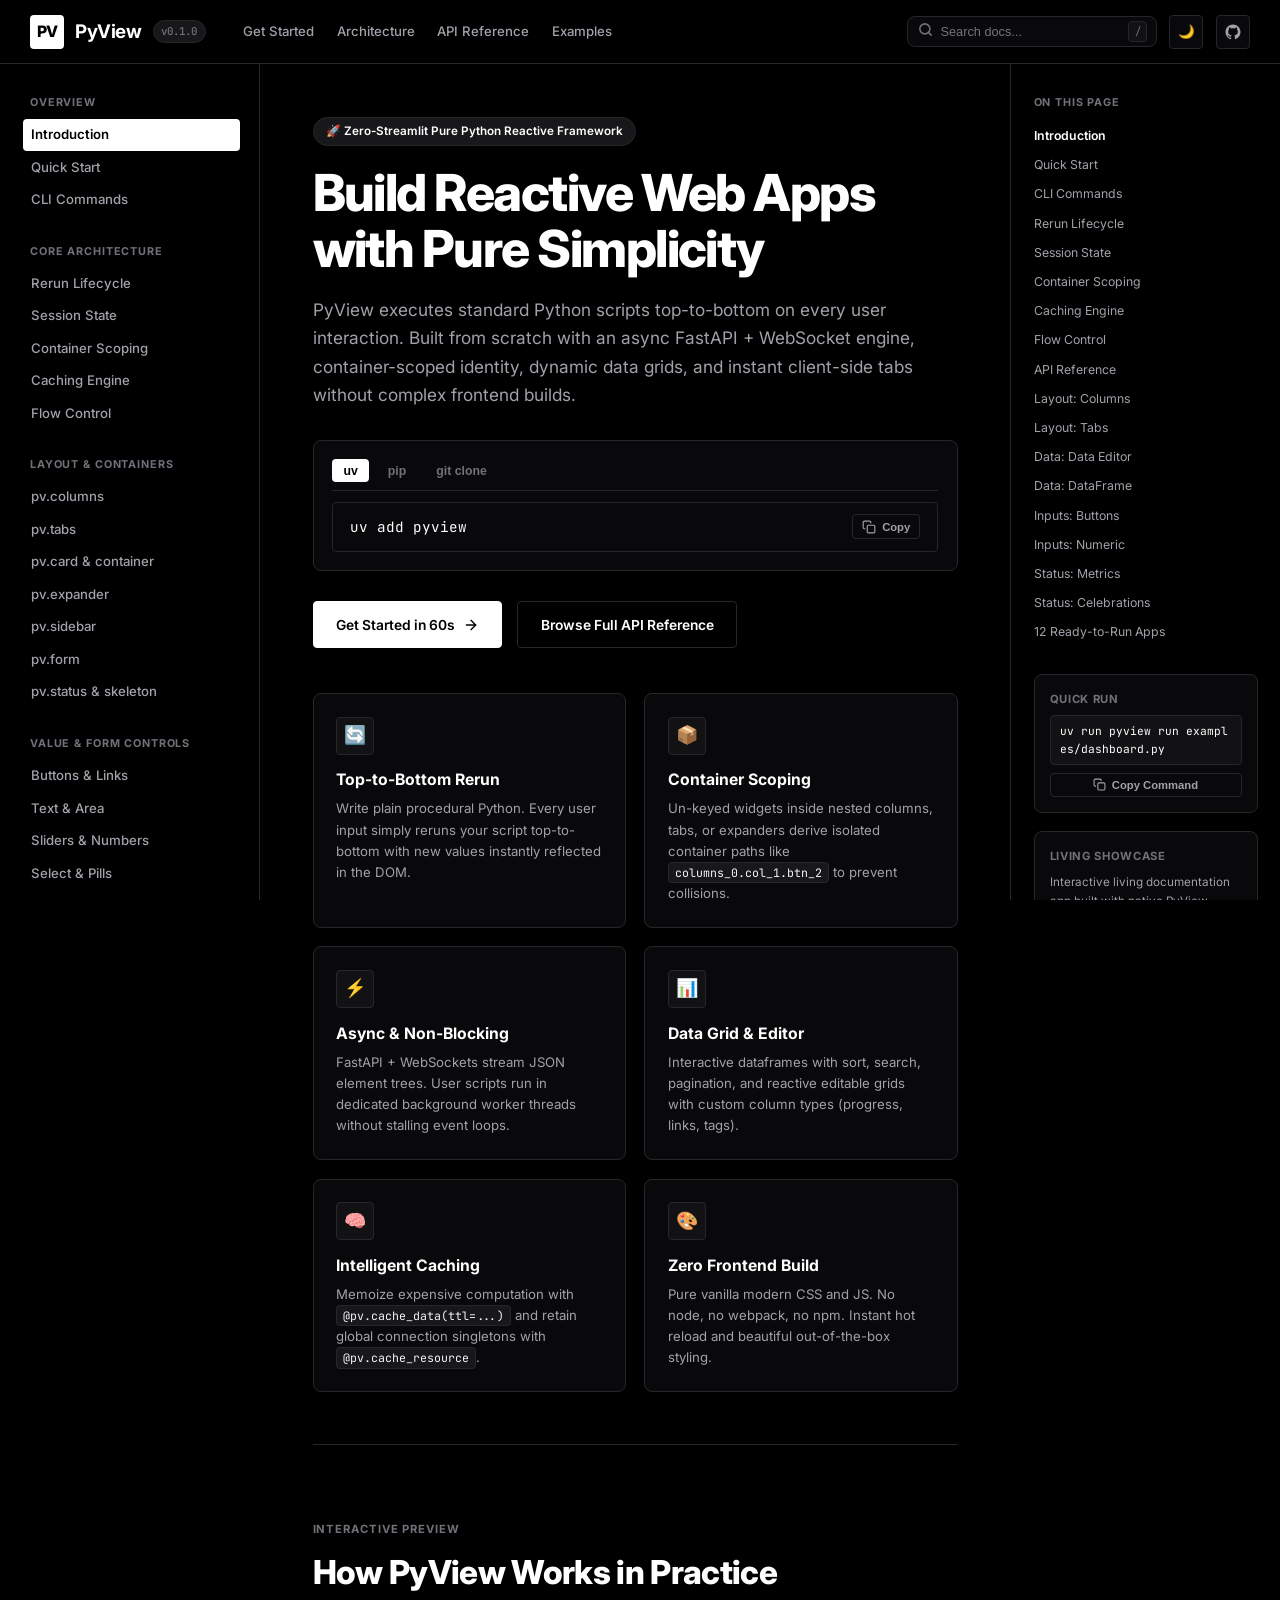
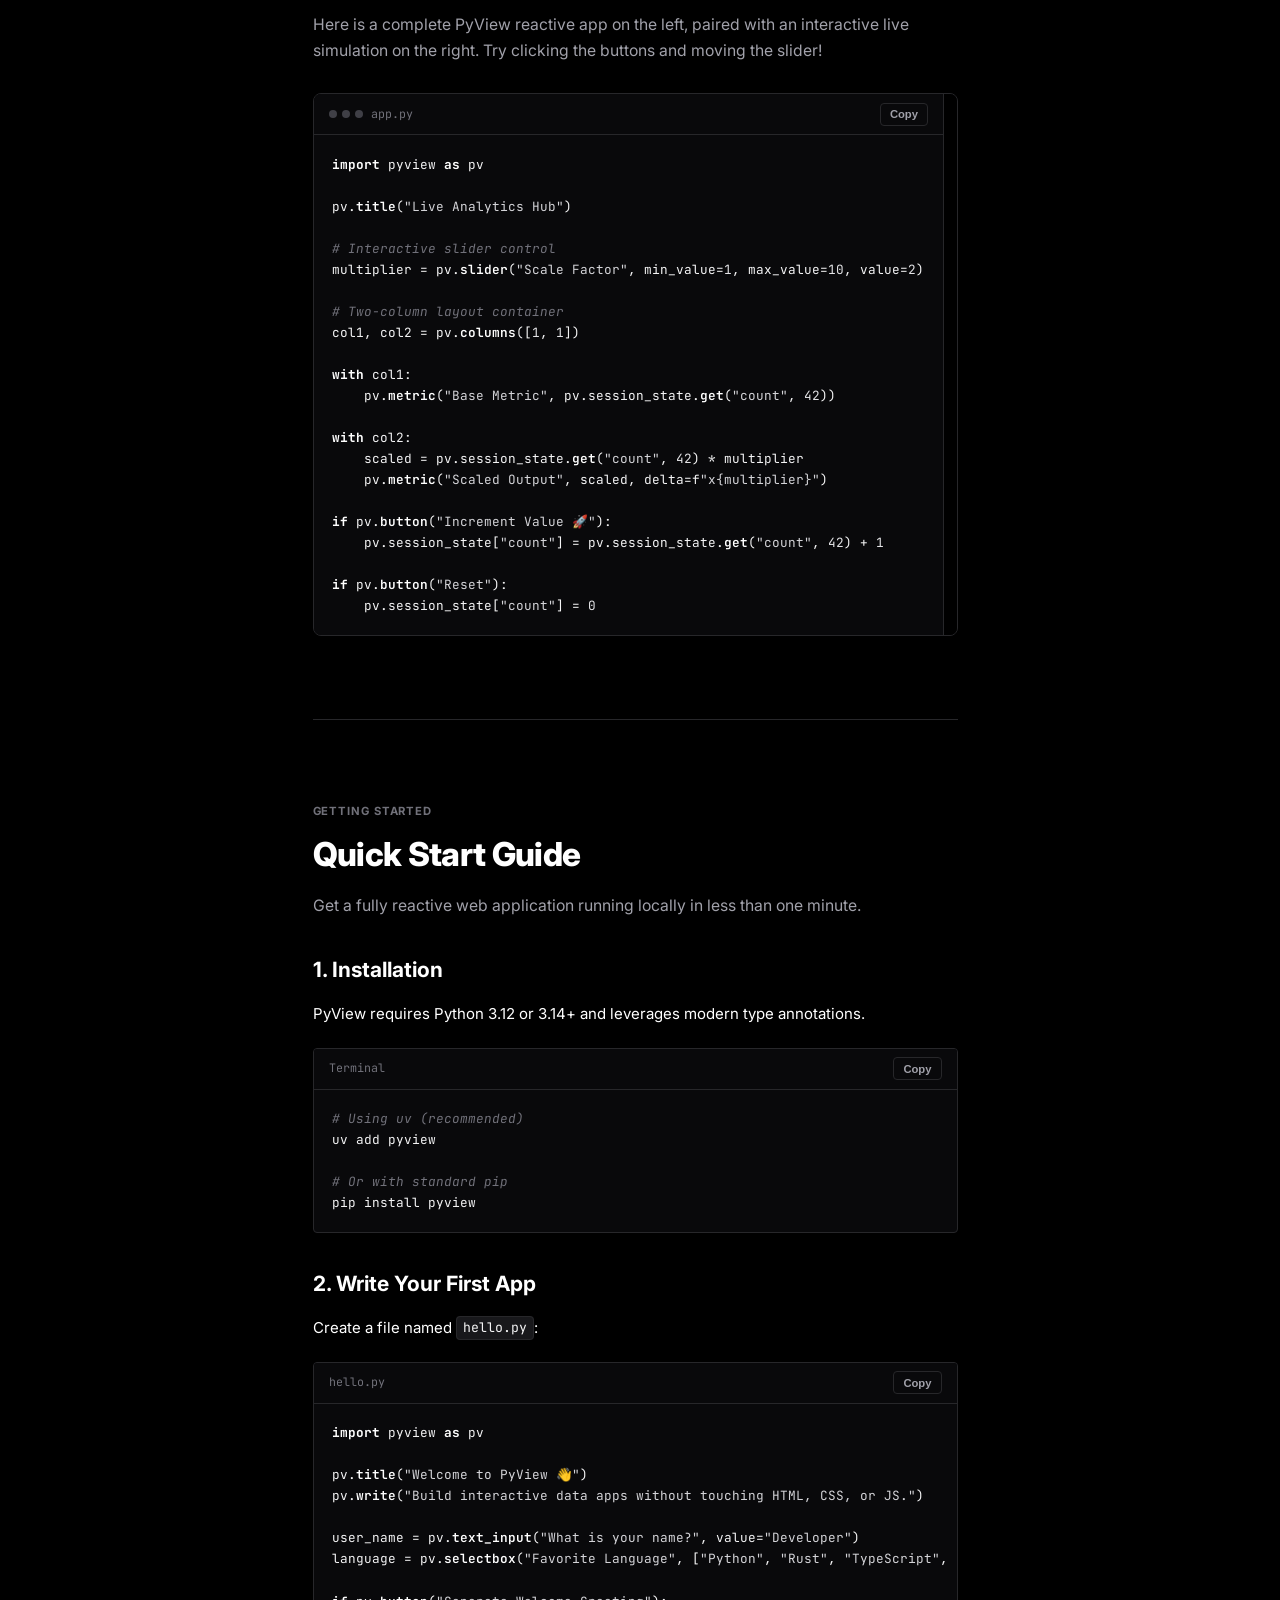
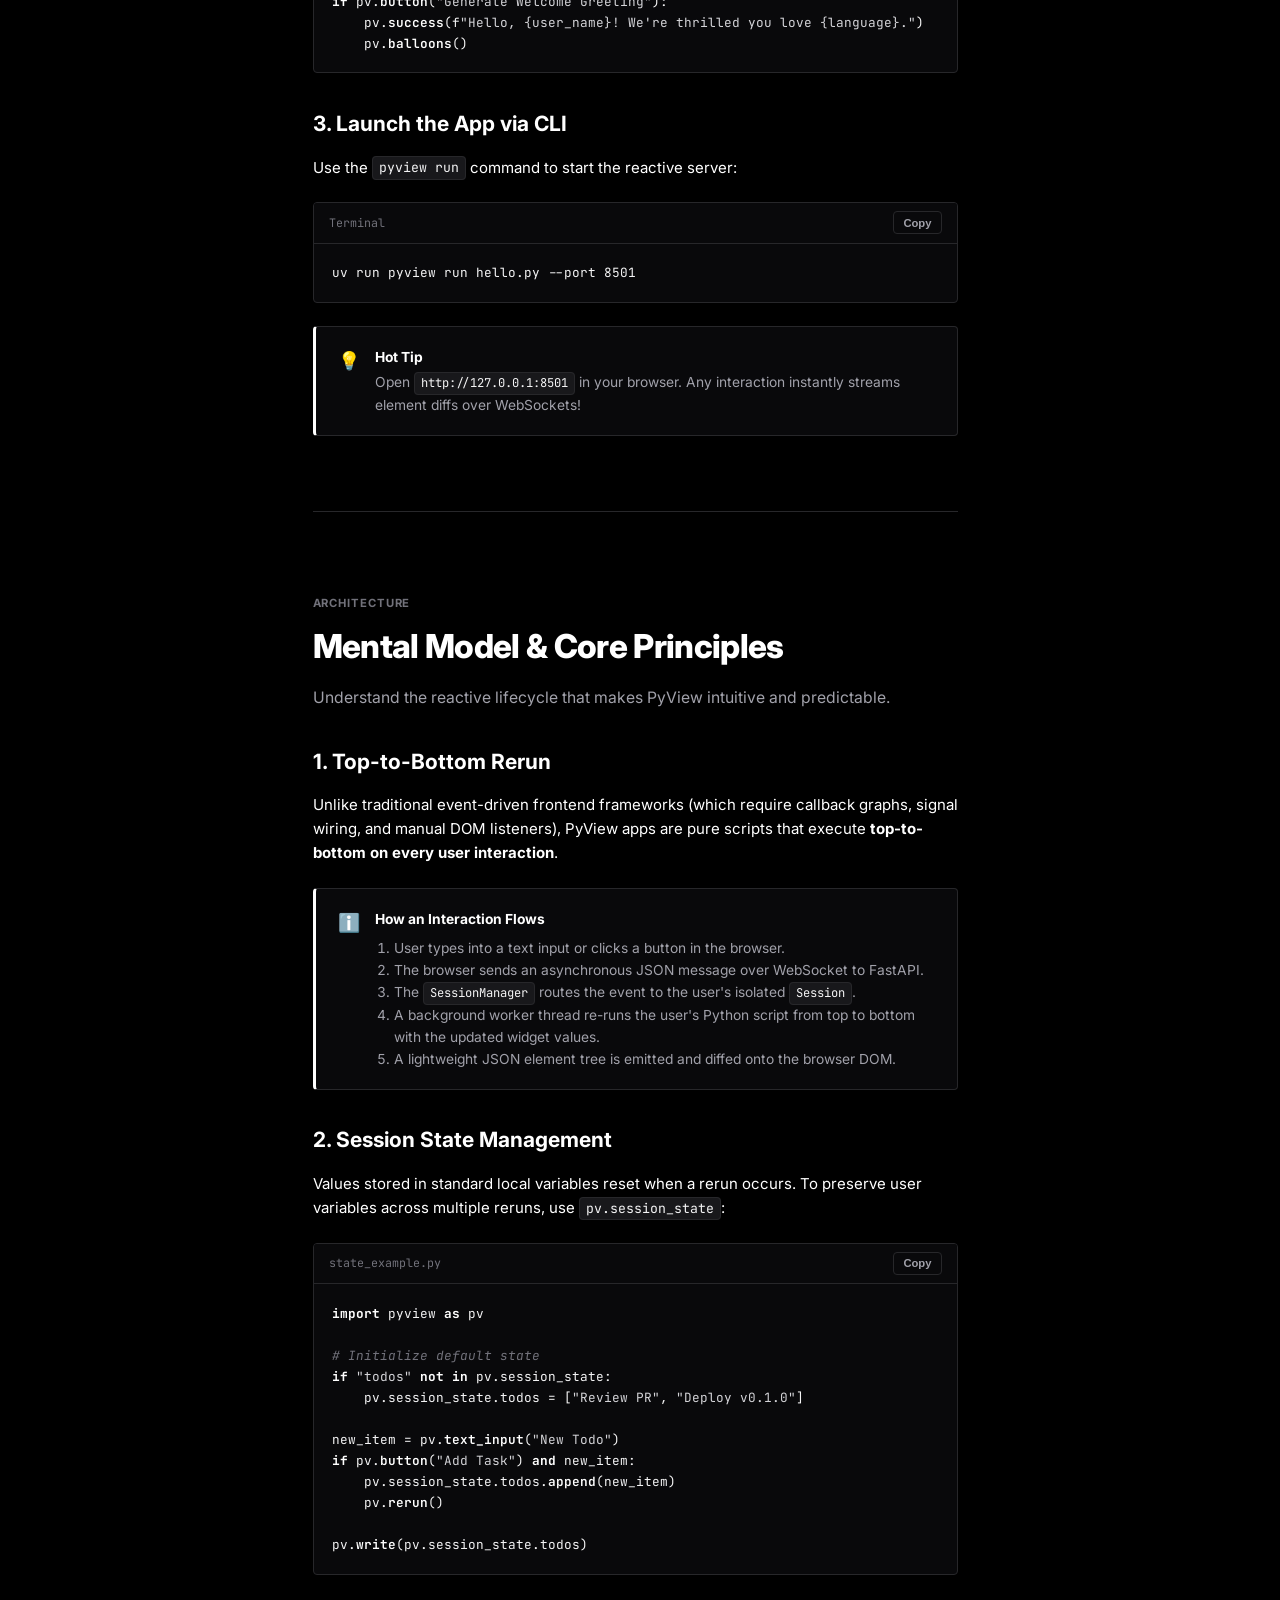
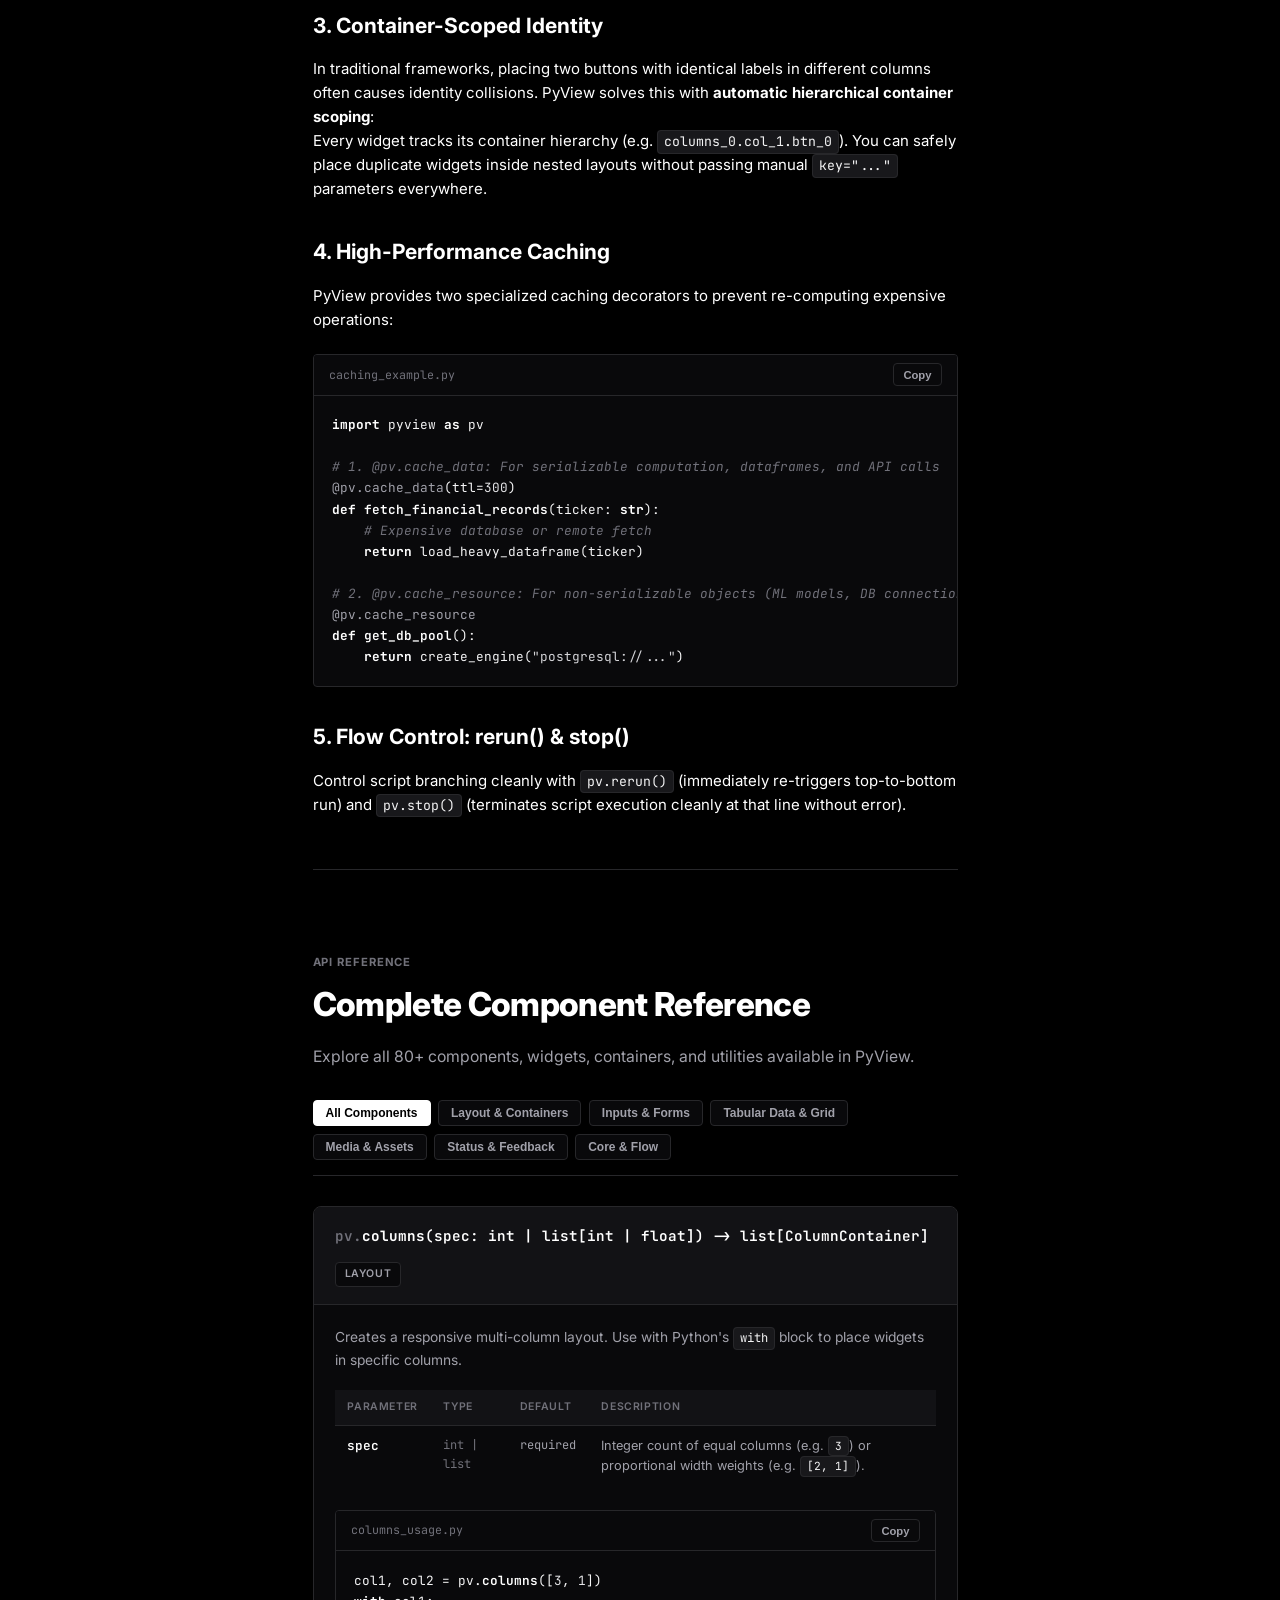
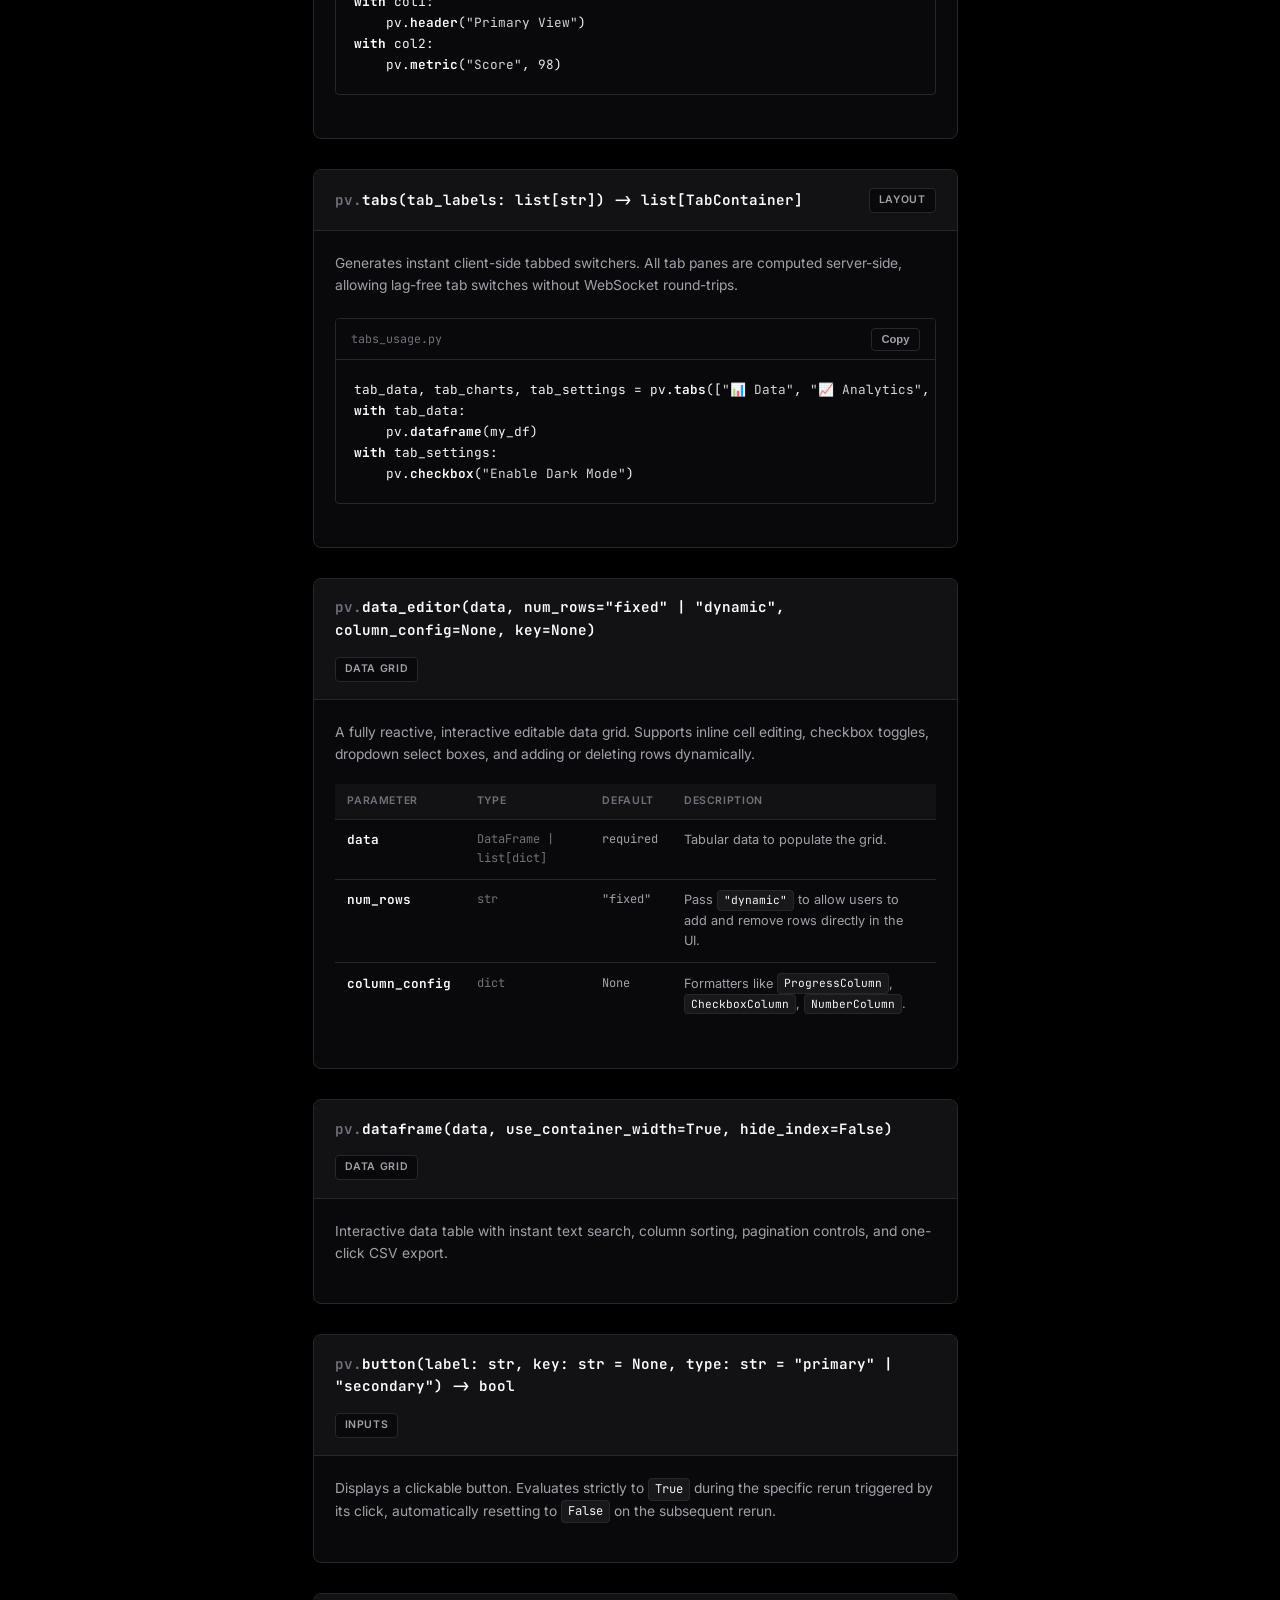
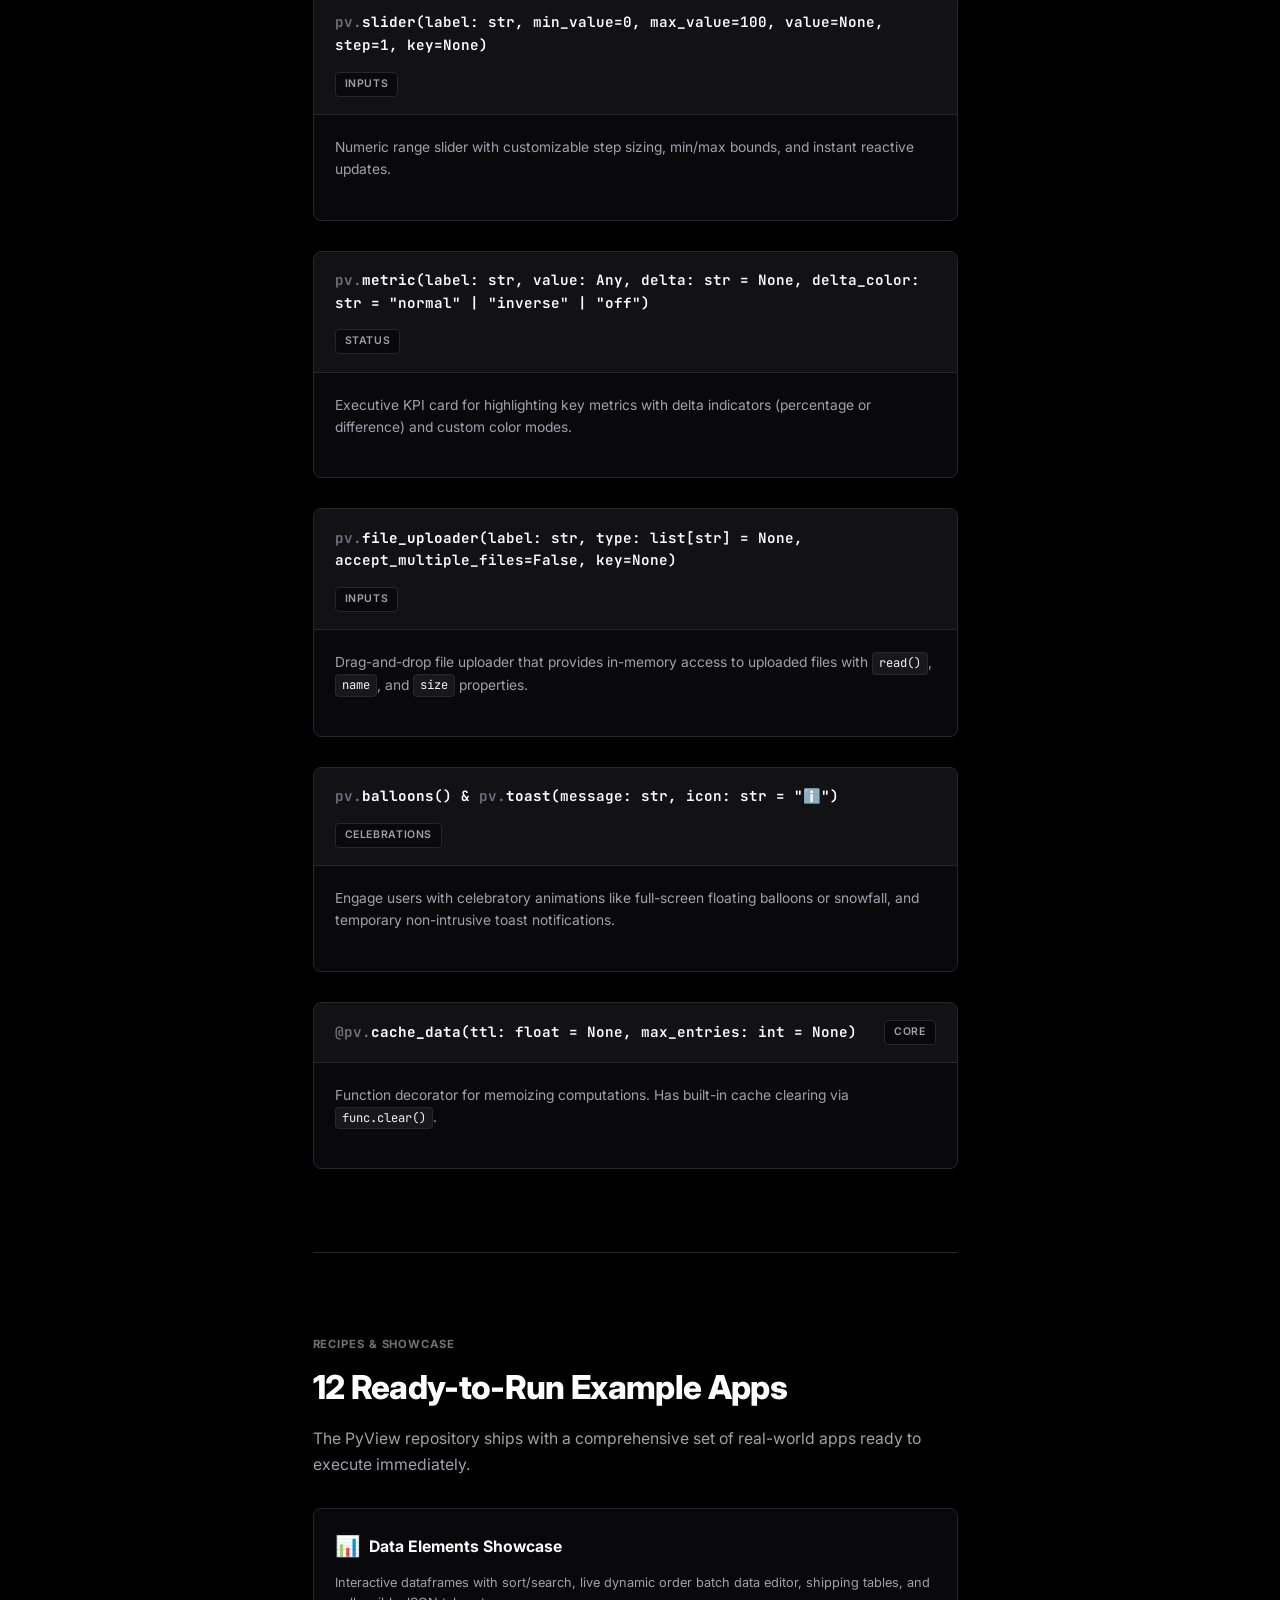
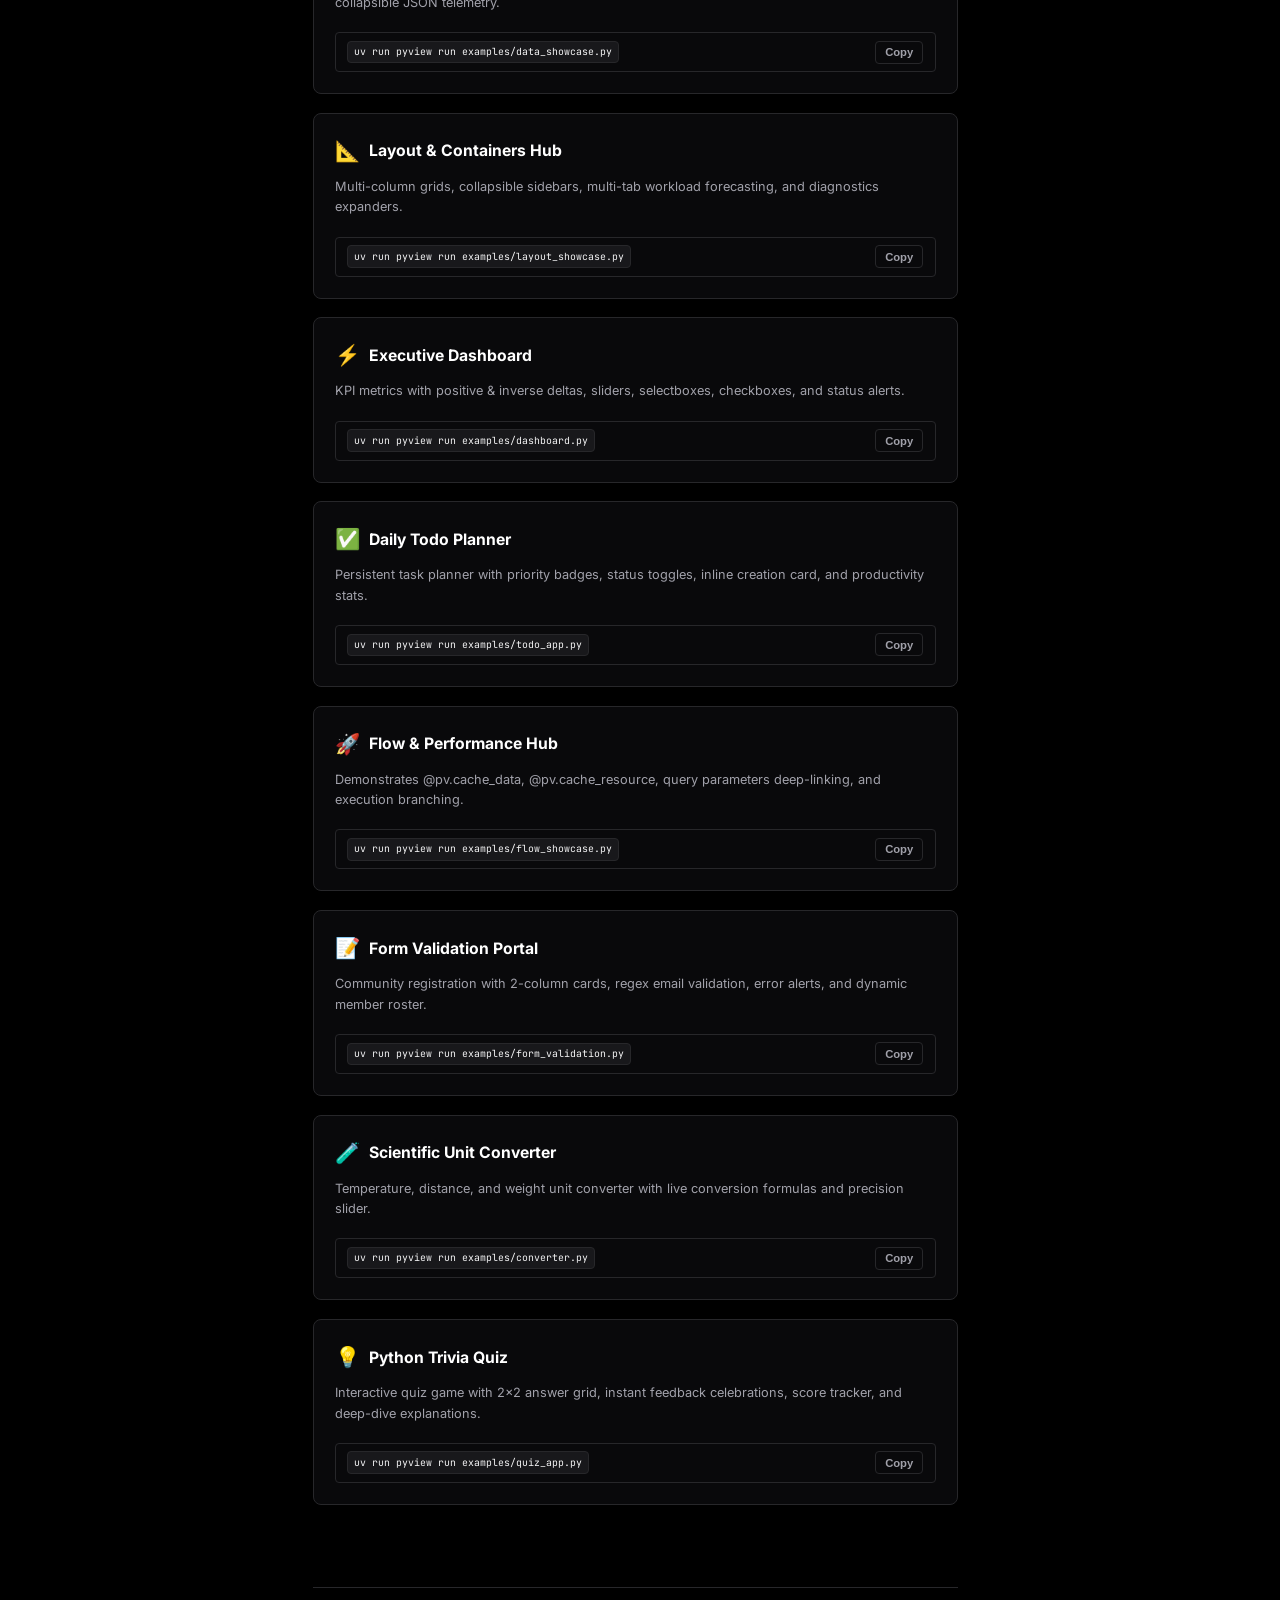
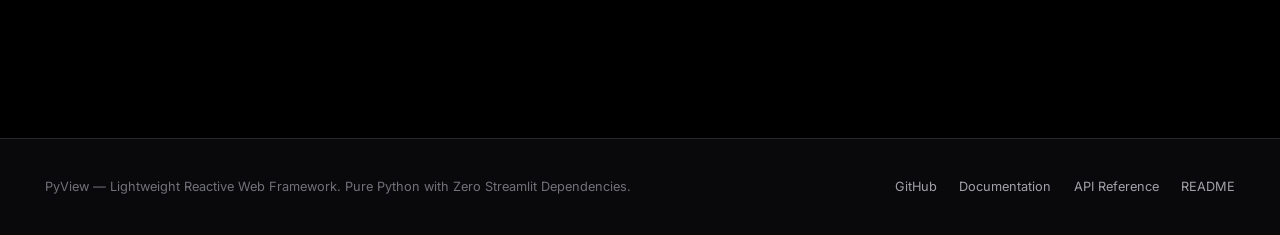
<file: docs/index.html>
<!DOCTYPE html>
<html lang="en" data-theme="dark">
<head>
  <meta charset="UTF-8" />
  <meta name="viewport" content="width=device-width, initial-scale=1.0" />
  <title>PyView Documentation — Pure-Python Reactive Web Framework</title>
  <meta name="description" content="Official documentation for PyView, a lightweight, pure-Python reactive web framework built with zero Streamlit dependencies, async WebSockets, and pure client-side reactivity." />
  <link rel="preconnect" href="https://fonts.googleapis.com" />
  <link rel="preconnect" href="https://fonts.gstatic.com" crossorigin />
  <link href="https://fonts.googleapis.com/css2?family=Inter:wght@400;500;600;700;800&family=JetBrains+Mono:wght@400;500;600&display=swap" rel="stylesheet" />
  <link rel="stylesheet" href="style.css" />
</head>
<body>

  <!-- ========================================================================
       Navigation Header
       ======================================================================== -->
  <header class="docs-header">
    <div class="header-left">
      <button id="mobile-nav-toggle" class="mobile-nav-toggle" aria-label="Toggle Navigation Menu">
        <svg width="22" height="22" viewBox="0 0 24 24" fill="none" stroke="currentColor" stroke-width="2" stroke-linecap="round" stroke-linejoin="round">
          <line x1="3" y1="12" x2="21" y2="12"></line>
          <line x1="3" y1="6" x2="21" y2="6"></line>
          <line x1="3" y1="18" x2="21" y2="18"></line>
        </svg>
      </button>

      <a href="#hero" class="brand-container">
        <div class="brand-logo-badge">PV</div>
        <span class="brand-text">PyView</span>
        <span class="brand-version">v0.1.0</span>
      </a>

      <nav class="header-nav">
        <a href="#quickstart" class="header-nav-link">Get Started</a>
        <a href="#architecture" class="header-nav-link">Architecture</a>
        <a href="#api-reference" class="header-nav-link">API Reference</a>
        <a href="#examples-gallery" class="header-nav-link">Examples</a>
      </nav>
    </div>

    <div class="header-right">
      <div class="search-wrapper">
        <span class="search-icon">
          <svg width="15" height="15" viewBox="0 0 24 24" fill="none" stroke="currentColor" stroke-width="2.5" stroke-linecap="round" stroke-linejoin="round">
            <circle cx="11" cy="11" r="8"></circle>
            <line x1="21" y1="21" x2="16.65" y2="16.65"></line>
          </svg>
        </span>
        <input type="text" id="global-search" class="search-input" placeholder="Search docs..." aria-label="Search documentation" />
        <span class="search-kbd">/</span>
      </div>

      <button id="theme-toggle-btn" class="icon-btn" title="Toggle Dark/Light Mode" aria-label="Toggle Theme">
        <span id="theme-icon">🌙</span>
      </button>

      <a href="https://github.com/Shabari-K-S/pyview" target="_blank" rel="noopener noreferrer" class="icon-btn" title="GitHub Repository">
        <svg width="18" height="18" viewBox="0 0 24 24" fill="currentColor">
          <path fill-rule="evenodd" clip-rule="evenodd" d="M12 2C6.477 2 2 6.484 2 12.017c0 4.425 2.865 8.18 6.839 9.504.5.092.682-.217.682-.483 0-.237-.008-.868-.013-1.703-2.782.605-3.369-1.343-3.369-1.343-.454-1.158-1.11-1.466-1.11-1.466-.908-.62.069-.608.069-.608 1.003.07 1.53 1.032 1.53 1.032.892 1.53 2.341 1.088 2.91.832.092-.647.35-1.088.636-1.338-2.22-.253-4.555-1.113-4.555-4.951 0-1.093.39-1.988 1.029-2.688-.103-.253-.446-1.272.098-2.65 0 0 .84-.27 2.75 1.026A9.564 9.564 0 0112 6.844c.85.004 1.705.115 2.504.337 1.909-1.296 2.747-1.027 2.747-1.027.546 1.379.202 2.398.1 2.651.64.7 1.028 1.595 1.028 2.688 0 3.848-2.339 4.695-4.566 4.943.359.309.678.92.678 1.855 0 1.338-.012 2.419-.012 2.747 0 .268.18.58.688.482A10.019 10.019 0 0022 12.017C22 6.484 17.522 2 12 2z"></path>
        </svg>
      </a>
    </div>
  </header>

  <!-- ========================================================================
       Documentation Shell
       ======================================================================== -->
  <div class="docs-container">

    <!-- Sidebar Navigation -->
    <aside id="docs-sidebar" class="docs-sidebar">
      <div class="sidebar-section">
        <h4 class="sidebar-heading">Overview</h4>
        <ul class="sidebar-menu">
          <li><a href="#hero" class="sidebar-link active">Introduction</a></li>
          <li><a href="#quickstart" class="sidebar-link">Quick Start</a></li>
          <li><a href="#cli" class="sidebar-link">CLI Commands</a></li>
        </ul>
      </div>

      <div class="sidebar-section">
        <h4 class="sidebar-heading">Core Architecture</h4>
        <ul class="sidebar-menu">
          <li><a href="#rerun-model" class="sidebar-link">Rerun Lifecycle</a></li>
          <li><a href="#state-session" class="sidebar-link">Session State</a></li>
          <li><a href="#container-scoping" class="sidebar-link">Container Scoping</a></li>
          <li><a href="#caching" class="sidebar-link">Caching Engine</a></li>
          <li><a href="#flow-control" class="sidebar-link">Flow Control</a></li>
        </ul>
      </div>

      <div class="sidebar-section">
        <h4 class="sidebar-heading">Layout & Containers</h4>
        <ul class="sidebar-menu">
          <li><a href="#api-columns" class="sidebar-link">pv.columns</a></li>
          <li><a href="#api-tabs" class="sidebar-link">pv.tabs</a></li>
          <li><a href="#api-card" class="sidebar-link">pv.card & container</a></li>
          <li><a href="#api-expander" class="sidebar-link">pv.expander</a></li>
          <li><a href="#api-sidebar" class="sidebar-link">pv.sidebar</a></li>
          <li><a href="#api-form" class="sidebar-link">pv.form</a></li>
          <li><a href="#api-status-container" class="sidebar-link">pv.status & skeleton</a></li>
        </ul>
      </div>

      <div class="sidebar-section">
        <h4 class="sidebar-heading">Value & Form Controls</h4>
        <ul class="sidebar-menu">
          <li><a href="#api-buttons" class="sidebar-link">Buttons & Links</a></li>
          <li><a href="#api-text-inputs" class="sidebar-link">Text & Area</a></li>
          <li><a href="#api-numeric" class="sidebar-link">Sliders & Numbers</a></li>
          <li><a href="#api-selectors" class="sidebar-link">Select & Pills</a></li>
          <li><a href="#api-boolean" class="sidebar-link">Checkbox & Toggle</a></li>
          <li><a href="#api-media-inputs" class="sidebar-link">File Upload & Color</a></li>
          <li><a href="#api-temporal" class="sidebar-link">Date & Time</a></li>
        </ul>
      </div>

      <div class="sidebar-section">
        <h4 class="sidebar-heading">Tabular Data & Grid</h4>
        <ul class="sidebar-menu">
          <li><a href="#api-dataframe" class="sidebar-link">pv.dataframe</a></li>
          <li><a href="#api-data-editor" class="sidebar-link">pv.data_editor <span class="sidebar-badge sidebar-badge-new">NEW</span></a></li>
          <li><a href="#api-column-config" class="sidebar-link">Column Config</a></li>
          <li><a href="#api-json" class="sidebar-link">pv.json</a></li>
        </ul>
      </div>

      <div class="sidebar-section">
        <h4 class="sidebar-heading">Media & Status</h4>
        <ul class="sidebar-menu">
          <li><a href="#api-media" class="sidebar-link">Media (Img, Audio, Video)</a></li>
          <li><a href="#api-metrics" class="sidebar-link">KPI Metrics</a></li>
          <li><a href="#api-feedback" class="sidebar-link">Progress & Toasts</a></li>
          <li><a href="#api-celebrations" class="sidebar-link">Balloons & Snow</a></li>
        </ul>
      </div>

      <div class="sidebar-section">
        <h4 class="sidebar-heading">Examples</h4>
        <ul class="sidebar-menu">
          <li><a href="#examples-gallery" class="sidebar-link">12 Ready-to-Run Apps</a></li>
        </ul>
      </div>
    </aside>

    <!-- Main Content Stream -->
    <main class="docs-content">

      <!-- ====================================================================
           Hero Section
           ==================================================================== -->
      <section id="hero" class="hero-section">
        <div class="hero-badge-container">
          <span>🚀 Zero-Streamlit Pure Python Reactive Framework</span>
        </div>
        <h1 class="hero-title">
          Build Reactive Web Apps with Pure Simplicity
        </h1>
        <p class="hero-subtitle">
          PyView executes standard Python scripts top-to-bottom on every user interaction. Built from scratch with an async FastAPI + WebSocket engine, container-scoped identity, dynamic data grids, and instant client-side tabs without complex frontend builds.
        </p>

        <!-- Install Box -->
        <div class="hero-install-card">
          <div class="install-tabs">
            <button class="install-tab-btn active" data-pm="uv">uv</button>
            <button class="install-tab-btn" data-pm="pip">pip</button>
            <button class="install-tab-btn" data-pm="git">git clone</button>
          </div>
          <div class="install-command-box">
            <span id="install-command" class="install-command-text">uv add pyview</span>
            <button class="copy-btn" data-target="#install-command">
              <svg width="14" height="14" viewBox="0 0 24 24" fill="none" stroke="currentColor" stroke-width="2" stroke-linecap="round" stroke-linejoin="round">
                <rect x="9" y="9" width="13" height="13" rx="2" ry="2"></rect>
                <path d="M5 15H4a2 2 0 0 1-2-2V4a2 2 0 0 1 2-2h9a2 2 0 0 1 2 2v1"></path>
              </svg>
              <span>Copy</span>
            </button>
          </div>
        </div>

        <div class="hero-actions">
          <a href="#quickstart" class="btn-primary">
            <span>Get Started in 60s</span>
            <svg width="16" height="16" viewBox="0 0 24 24" fill="none" stroke="currentColor" stroke-width="2" stroke-linecap="round" stroke-linejoin="round">
              <line x1="5" y1="12" x2="19" y2="12"></line>
              <polyline points="12 5 19 12 12 19"></polyline>
            </svg>
          </a>
          <a href="#api-reference" class="btn-secondary">
            <span>Browse Full API Reference</span>
          </a>
        </div>

        <!-- Key Feature Highlights -->
        <div class="feature-grid">
          <div class="feature-card">
            <div class="feature-icon-wrapper">🔄</div>
            <h3 class="feature-title">Top-to-Bottom Rerun</h3>
            <p class="feature-desc">Write plain procedural Python. Every user input simply reruns your script top-to-bottom with new values instantly reflected in the DOM.</p>
          </div>
          <div class="feature-card">
            <div class="feature-icon-wrapper">📦</div>
            <h3 class="feature-title">Container Scoping</h3>
            <p class="feature-desc">Un-keyed widgets inside nested columns, tabs, or expanders derive isolated container paths like <code>columns_0.col_1.btn_2</code> to prevent collisions.</p>
          </div>
          <div class="feature-card">
            <div class="feature-icon-wrapper">⚡</div>
            <h3 class="feature-title">Async & Non-Blocking</h3>
            <p class="feature-desc">FastAPI + WebSockets stream JSON element trees. User scripts run in dedicated background worker threads without stalling event loops.</p>
          </div>
          <div class="feature-card">
            <div class="feature-icon-wrapper">📊</div>
            <h3 class="feature-title">Data Grid & Editor</h3>
            <p class="feature-desc">Interactive dataframes with sort, search, pagination, and reactive editable grids with custom column types (progress, links, tags).</p>
          </div>
          <div class="feature-card">
            <div class="feature-icon-wrapper">🧠</div>
            <h3 class="feature-title">Intelligent Caching</h3>
            <p class="feature-desc">Memoize expensive computation with <code>@pv.cache_data(ttl=...)</code> and retain global connection singletons with <code>@pv.cache_resource</code>.</p>
          </div>
          <div class="feature-card">
            <div class="feature-icon-wrapper">🎨</div>
            <h3 class="feature-title">Zero Frontend Build</h3>
            <p class="feature-desc">Pure vanilla modern CSS and JS. No node, no webpack, no npm. Instant hot reload and beautiful out-of-the-box styling.</p>
          </div>
        </div>
      </section>

      <!-- ====================================================================
           Interactive Playground Preview
           ==================================================================== -->
      <section class="doc-section">
        <div class="section-tag">Interactive Preview</div>
        <h2 class="section-heading">How PyView Works in Practice</h2>
        <p class="section-lead">Here is a complete PyView reactive app on the left, paired with an interactive live simulation on the right. Try clicking the buttons and moving the slider!</p>

        <div class="interactive-demo-card">
          <!-- Python Code View -->
          <div class="demo-pane-code">
            <div class="code-header">
              <div class="code-filename">
                <div class="code-dots">
                  <div class="code-dot"></div>
                  <div class="code-dot"></div>
                  <div class="code-dot"></div>
                </div>
                <span>app.py</span>
              </div>
              <button class="copy-btn">
                <span>Copy</span>
              </button>
            </div>
            <pre class="code-block"><code><span class="token-kw">import</span> pyview <span class="token-kw">as</span> pv

pv.<span class="token-fn">title</span>(<span class="token-str">"Live Analytics Hub"</span>)

<span class="token-comment"># Interactive slider control</span>
multiplier = pv.<span class="token-fn">slider</span>(<span class="token-str">"Scale Factor"</span>, min_value=<span class="token-num">1</span>, max_value=<span class="token-num">10</span>, value=<span class="token-num">2</span>)

<span class="token-comment"># Two-column layout container</span>
col1, col2 = pv.<span class="token-fn">columns</span>([<span class="token-num">1</span>, <span class="token-num">1</span>])

<span class="token-kw">with</span> col1:
    pv.<span class="token-fn">metric</span>(<span class="token-str">"Base Metric"</span>, pv.session_state.<span class="token-fn">get</span>(<span class="token-str">"count"</span>, <span class="token-num">42</span>))

<span class="token-kw">with</span> col2:
    scaled = pv.session_state.<span class="token-fn">get</span>(<span class="token-str">"count"</span>, <span class="token-num">42</span>) * multiplier
    pv.<span class="token-fn">metric</span>(<span class="token-str">"Scaled Output"</span>, scaled, delta=f<span class="token-str">"x{multiplier}"</span>)

<span class="token-kw">if</span> pv.<span class="token-fn">button</span>(<span class="token-str">"Increment Value 🚀"</span>):
    pv.session_state[<span class="token-str">"count"</span>] = pv.session_state.<span class="token-fn">get</span>(<span class="token-str">"count"</span>, <span class="token-num">42</span>) + <span class="token-num">1</span>

<span class="token-kw">if</span> pv.<span class="token-fn">button</span>(<span class="token-str">"Reset"</span>):
    pv.session_state[<span class="token-str">"count"</span>] = <span class="token-num">0</span></code></pre>
          </div>

          <!-- Live Interactive Simulation -->
          <div class="demo-pane-preview">
            <div class="demo-preview-header">
              <span>Interactive App Preview</span>
              <div class="preview-status-indicator">
                <span class="preview-status-dot"></span>
                <span>Reactive Connected</span>
              </div>
            </div>

            <div class="pv-mock-ui">
              <h3 style="font-size: 1.4rem; font-weight: 700; color: var(--text-primary);">Live Analytics Hub</h3>

              <div class="pv-mock-slider-group">
                <label>
                  <span>Scale Factor</span>
                  <span id="demo-slider-val" style="font-family: var(--font-mono); color: #38bdf8;">2</span>
                </label>
                <input id="demo-slider" type="range" class="pv-mock-slider" min="1" max="10" value="2" />
              </div>

              <div class="pv-mock-metric-row">
                <div class="pv-mock-metric">
                  <div class="pv-mock-metric-label">Base Metric</div>
                  <div id="demo-counter-val" class="pv-mock-metric-val">42</div>
                  <div id="demo-counter-delta" class="pv-mock-metric-delta">Ready</div>
                </div>
                <div class="pv-mock-metric">
                  <div class="pv-mock-metric-label">Scaled Output</div>
                  <div id="demo-metric-multiplied" class="pv-mock-metric-val">84</div>
                  <div class="pv-mock-metric-delta">Reactive calculation</div>
                </div>
              </div>

              <div class="pv-mock-btn-group">
                <button id="demo-btn-inc" class="pv-mock-btn">Increment Value 🚀</button>
                <button id="demo-btn-reset" class="pv-mock-btn pv-mock-btn-secondary">Reset</button>
              </div>
            </div>
          </div>
        </div>
      </section>

      <!-- ====================================================================
           Quick Start Guide
           ==================================================================== -->
      <section id="quickstart" class="doc-section">
        <div class="section-tag">Getting Started</div>
        <h2 class="section-heading">Quick Start Guide</h2>
        <p class="section-lead">Get a fully reactive web application running locally in less than one minute.</p>

        <h3 class="subsection-heading">1. Installation</h3>
        <p>PyView requires Python 3.12 or 3.14+ and leverages modern type annotations.</p>

        <div class="code-container">
          <div class="code-header">
            <span class="code-filename">Terminal</span>
            <button class="copy-btn"><span>Copy</span></button>
          </div>
          <pre class="code-block"><code><span class="token-comment"># Using uv (recommended)</span>
uv add pyview

<span class="token-comment"># Or with standard pip</span>
pip install pyview</code></pre>
        </div>

        <h3 class="subsection-heading">2. Write Your First App</h3>
        <p>Create a file named <code>hello.py</code>:</p>

        <div class="code-container">
          <div class="code-header">
            <span class="code-filename">hello.py</span>
            <button class="copy-btn"><span>Copy</span></button>
          </div>
          <pre class="code-block"><code><span class="token-kw">import</span> pyview <span class="token-kw">as</span> pv

pv.<span class="token-fn">title</span>(<span class="token-str">"Welcome to PyView 👋"</span>)
pv.<span class="token-fn">write</span>(<span class="token-str">"Build interactive data apps without touching HTML, CSS, or JS."</span>)

user_name = pv.<span class="token-fn">text_input</span>(<span class="token-str">"What is your name?"</span>, value=<span class="token-str">"Developer"</span>)
language = pv.<span class="token-fn">selectbox</span>(<span class="token-str">"Favorite Language"</span>, [<span class="token-str">"Python"</span>, <span class="token-str">"Rust"</span>, <span class="token-str">"TypeScript"</span>, <span class="token-str">"Go"</span>])

<span class="token-kw">if</span> pv.<span class="token-fn">button</span>(<span class="token-str">"Generate Welcome Greeting"</span>):
    pv.<span class="token-fn">success</span>(f<span class="token-str">"Hello, {user_name}! We're thrilled you love {language}."</span>)
    pv.<span class="token-fn">balloons</span>()</code></pre>
        </div>

        <h3 id="cli" class="subsection-heading">3. Launch the App via CLI</h3>
        <p>Use the <code>pyview run</code> command to start the reactive server:</p>

        <div class="code-container">
          <div class="code-header">
            <span class="code-filename">Terminal</span>
            <button class="copy-btn"><span>Copy</span></button>
          </div>
          <pre class="code-block"><code>uv run pyview run hello.py --port 8501</code></pre>
        </div>

        <div class="callout callout-tip">
          <div class="callout-icon">💡</div>
          <div class="callout-content">
            <strong>Hot Tip</strong>
            Open <code>http://127.0.0.1:8501</code> in your browser. Any interaction instantly streams element diffs over WebSockets!
          </div>
        </div>
      </section>

      <!-- ====================================================================
           Architecture & Mental Model
           ==================================================================== -->
      <section id="architecture" class="doc-section">
        <div class="section-tag">Architecture</div>
        <h2 class="section-heading">Mental Model & Core Principles</h2>
        <p class="section-lead">Understand the reactive lifecycle that makes PyView intuitive and predictable.</p>

        <h3 id="rerun-model" class="subsection-heading">1. Top-to-Bottom Rerun</h3>
        <p>
          Unlike traditional event-driven frontend frameworks (which require callback graphs, signal wiring, and manual DOM listeners), PyView apps are pure scripts that execute <strong>top-to-bottom on every user interaction</strong>.
        </p>

        <div class="callout callout-info">
          <div class="callout-icon">ℹ️</div>
          <div class="callout-content">
            <strong>How an Interaction Flows</strong>
            <ol style="margin-left: 1.25rem; margin-top: 0.5rem;">
              <li>User types into a text input or clicks a button in the browser.</li>
              <li>The browser sends an asynchronous JSON message over WebSocket to FastAPI.</li>
              <li>The <code>SessionManager</code> routes the event to the user's isolated <code>Session</code>.</li>
              <li>A background worker thread re-runs the user's Python script from top to bottom with the updated widget values.</li>
              <li>A lightweight JSON element tree is emitted and diffed onto the browser DOM.</li>
            </ol>
          </div>
        </div>

        <h3 id="state-session" class="subsection-heading">2. Session State Management</h3>
        <p>
          Values stored in standard local variables reset when a rerun occurs. To preserve user variables across multiple reruns, use <code>pv.session_state</code>:
        </p>

        <div class="code-container">
          <div class="code-header">
            <span class="code-filename">state_example.py</span>
            <button class="copy-btn"><span>Copy</span></button>
          </div>
          <pre class="code-block"><code><span class="token-kw">import</span> pyview <span class="token-kw">as</span> pv

<span class="token-comment"># Initialize default state</span>
<span class="token-kw">if</span> <span class="token-str">"todos"</span> <span class="token-kw">not in</span> pv.session_state:
    pv.session_state.todos = [<span class="token-str">"Review PR"</span>, <span class="token-str">"Deploy v0.1.0"</span>]

new_item = pv.<span class="token-fn">text_input</span>(<span class="token-str">"New Todo"</span>)
<span class="token-kw">if</span> pv.<span class="token-fn">button</span>(<span class="token-str">"Add Task"</span>) <span class="token-kw">and</span> new_item:
    pv.session_state.todos.<span class="token-fn">append</span>(new_item)
    pv.<span class="token-fn">rerun</span>()

pv.<span class="token-fn">write</span>(pv.session_state.todos)</code></pre>
        </div>

        <h3 id="container-scoping" class="subsection-heading">3. Container-Scoped Identity</h3>
        <p>
          In traditional frameworks, placing two buttons with identical labels in different columns often causes identity collisions. PyView solves this with <strong>automatic hierarchical container scoping</strong>:
        </p>
        <p>
          Every widget tracks its container hierarchy (e.g. <code>columns_0.col_1.btn_0</code>). You can safely place duplicate widgets inside nested layouts without passing manual <code>key="..."</code> parameters everywhere.
        </p>

        <h3 id="caching" class="subsection-heading">4. High-Performance Caching</h3>
        <p>PyView provides two specialized caching decorators to prevent re-computing expensive operations:</p>

        <div class="code-container">
          <div class="code-header">
            <span class="code-filename">caching_example.py</span>
            <button class="copy-btn"><span>Copy</span></button>
          </div>
          <pre class="code-block"><code><span class="token-kw">import</span> pyview <span class="token-kw">as</span> pv

<span class="token-comment"># 1. @pv.cache_data: For serializable computation, dataframes, and API calls</span>
<span class="token-dec">@pv.cache_data</span>(ttl=<span class="token-num">300</span>)
<span class="token-kw">def</span> <span class="token-fn">fetch_financial_records</span>(ticker: <span class="token-kw">str</span>):
    <span class="token-comment"># Expensive database or remote fetch</span>
    <span class="token-kw">return</span> load_heavy_dataframe(ticker)

<span class="token-comment"># 2. @pv.cache_resource: For non-serializable objects (ML models, DB connection pools)</span>
<span class="token-dec">@pv.cache_resource</span>
<span class="token-kw">def</span> <span class="token-fn">get_db_pool</span>():
    <span class="token-kw">return</span> create_engine(<span class="token-str">"postgresql://..."</span>)</code></pre>
        </div>

        <h3 id="flow-control" class="subsection-heading">5. Flow Control: rerun() & stop()</h3>
        <p>
          Control script branching cleanly with <code>pv.rerun()</code> (immediately re-triggers top-to-bottom run) and <code>pv.stop()</code> (terminates script execution cleanly at that line without error).
        </p>
      </section>

      <!-- ====================================================================
           API Reference
           ==================================================================== -->
      <section id="api-reference" class="doc-section">
        <div class="section-tag">API Reference</div>
        <h2 class="section-heading">Complete Component Reference</h2>
        <p class="section-lead">Explore all 80+ components, widgets, containers, and utilities available in PyView.</p>

        <!-- Category Filter Chips -->
        <div class="api-filter-bar">
          <button class="api-filter-chip active" data-category="all">All Components</button>
          <button class="api-filter-chip" data-category="layout">Layout & Containers</button>
          <button class="api-filter-chip" data-category="inputs">Inputs & Forms</button>
          <button class="api-filter-chip" data-category="data">Tabular Data & Grid</button>
          <button class="api-filter-chip" data-category="media">Media & Assets</button>
          <button class="api-filter-chip" data-category="status">Status & Feedback</button>
          <button class="api-filter-chip" data-category="core">Core & Flow</button>
        </div>

        <!-- API Card: columns -->
        <div id="api-columns" class="api-card" data-category="layout">
          <div class="api-card-header">
            <div class="api-card-signature">
              <span class="fn-module">pv.</span><span class="fn-name">columns</span>(spec: int | list[int | float]) -> list[ColumnContainer]
            </div>
            <span class="api-category-badge">Layout</span>
          </div>
          <div class="api-card-body">
            <p class="api-card-desc">Creates a responsive multi-column layout. Use with Python's <code>with</code> block to place widgets in specific columns.</p>
            <div class="param-table-wrapper">
              <table class="param-table">
                <thead>
                  <tr>
                    <th>Parameter</th>
                    <th>Type</th>
                    <th>Default</th>
                    <th>Description</th>
                  </tr>
                </thead>
                <tbody>
                  <tr>
                    <td class="param-name">spec</td>
                    <td class="param-type">int | list</td>
                    <td class="param-default">required</td>
                    <td class="param-desc">Integer count of equal columns (e.g. <code>3</code>) or proportional width weights (e.g. <code>[2, 1]</code>).</td>
                  </tr>
                </tbody>
              </table>
            </div>
            <div class="code-container">
              <div class="code-header">
                <span class="code-filename">columns_usage.py</span>
                <button class="copy-btn"><span>Copy</span></button>
              </div>
              <pre class="code-block"><code>col1, col2 = pv.<span class="token-fn">columns</span>([<span class="token-num">3</span>, <span class="token-num">1</span>])
<span class="token-kw">with</span> col1:
    pv.<span class="token-fn">header</span>(<span class="token-str">"Primary View"</span>)
<span class="token-kw">with</span> col2:
    pv.<span class="token-fn">metric</span>(<span class="token-str">"Score"</span>, <span class="token-num">98</span>)</code></pre>
            </div>
          </div>
        </div>

        <!-- API Card: tabs -->
        <div id="api-tabs" class="api-card" data-category="layout">
          <div class="api-card-header">
            <div class="api-card-signature">
              <span class="fn-module">pv.</span><span class="fn-name">tabs</span>(tab_labels: list[str]) -> list[TabContainer]
            </div>
            <span class="api-category-badge">Layout</span>
          </div>
          <div class="api-card-body">
            <p class="api-card-desc">Generates instant client-side tabbed switchers. All tab panes are computed server-side, allowing lag-free tab switches without WebSocket round-trips.</p>
            <div class="code-container">
              <div class="code-header">
                <span class="code-filename">tabs_usage.py</span>
                <button class="copy-btn"><span>Copy</span></button>
              </div>
              <pre class="code-block"><code>tab_data, tab_charts, tab_settings = pv.<span class="token-fn">tabs</span>([<span class="token-str">"📊 Data"</span>, <span class="token-str">"📈 Analytics"</span>, <span class="token-str">"⚙️ Settings"</span>])
<span class="token-kw">with</span> tab_data:
    pv.<span class="token-fn">dataframe</span>(my_df)
<span class="token-kw">with</span> tab_settings:
    pv.<span class="token-fn">checkbox</span>(<span class="token-str">"Enable Dark Mode"</span>)</code></pre>
            </div>
          </div>
        </div>

        <!-- API Card: data_editor -->
        <div id="api-data-editor" class="api-card" data-category="data">
          <div class="api-card-header">
            <div class="api-card-signature">
              <span class="fn-module">pv.</span><span class="fn-name">data_editor</span>(data, num_rows="fixed" | "dynamic", column_config=None, key=None)
            </div>
            <span class="api-category-badge">Data Grid</span>
          </div>
          <div class="api-card-body">
            <p class="api-card-desc">A fully reactive, interactive editable data grid. Supports inline cell editing, checkbox toggles, dropdown select boxes, and adding or deleting rows dynamically.</p>
            <div class="param-table-wrapper">
              <table class="param-table">
                <thead>
                  <tr>
                    <th>Parameter</th>
                    <th>Type</th>
                    <th>Default</th>
                    <th>Description</th>
                  </tr>
                </thead>
                <tbody>
                  <tr>
                    <td class="param-name">data</td>
                    <td class="param-type">DataFrame | list[dict]</td>
                    <td class="param-default">required</td>
                    <td class="param-desc">Tabular data to populate the grid.</td>
                  </tr>
                  <tr>
                    <td class="param-name">num_rows</td>
                    <td class="param-type">str</td>
                    <td class="param-default">"fixed"</td>
                    <td class="param-desc">Pass <code>"dynamic"</code> to allow users to add and remove rows directly in the UI.</td>
                  </tr>
                  <tr>
                    <td class="param-name">column_config</td>
                    <td class="param-type">dict</td>
                    <td class="param-default">None</td>
                    <td class="param-desc">Formatters like <code>ProgressColumn</code>, <code>CheckboxColumn</code>, <code>NumberColumn</code>.</td>
                  </tr>
                </tbody>
              </table>
            </div>
          </div>
        </div>

        <!-- API Card: dataframe -->
        <div id="api-dataframe" class="api-card" data-category="data">
          <div class="api-card-header">
            <div class="api-card-signature">
              <span class="fn-module">pv.</span><span class="fn-name">dataframe</span>(data, use_container_width=True, hide_index=False)
            </div>
            <span class="api-category-badge">Data Grid</span>
          </div>
          <div class="api-card-body">
            <p class="api-card-desc">Interactive data table with instant text search, column sorting, pagination controls, and one-click CSV export.</p>
          </div>
        </div>

        <!-- API Card: button & inputs -->
        <div id="api-buttons" class="api-card" data-category="inputs">
          <div class="api-card-header">
            <div class="api-card-signature">
              <span class="fn-module">pv.</span><span class="fn-name">button</span>(label: str, key: str = None, type: str = "primary" | "secondary") -> bool
            </div>
            <span class="api-category-badge">Inputs</span>
          </div>
          <div class="api-card-body">
            <p class="api-card-desc">Displays a clickable button. Evaluates strictly to <code>True</code> during the specific rerun triggered by its click, automatically resetting to <code>False</code> on the subsequent rerun.</p>
          </div>
        </div>

        <!-- API Card: slider -->
        <div id="api-numeric" class="api-card" data-category="inputs">
          <div class="api-card-header">
            <div class="api-card-signature">
              <span class="fn-module">pv.</span><span class="fn-name">slider</span>(label: str, min_value=0, max_value=100, value=None, step=1, key=None)
            </div>
            <span class="api-category-badge">Inputs</span>
          </div>
          <div class="api-card-body">
            <p class="api-card-desc">Numeric range slider with customizable step sizing, min/max bounds, and instant reactive updates.</p>
          </div>
        </div>

        <!-- API Card: metric -->
        <div id="api-metrics" class="api-card" data-category="status">
          <div class="api-card-header">
            <div class="api-card-signature">
              <span class="fn-module">pv.</span><span class="fn-name">metric</span>(label: str, value: Any, delta: str = None, delta_color: str = "normal" | "inverse" | "off")
            </div>
            <span class="api-category-badge">Status</span>
          </div>
          <div class="api-card-body">
            <p class="api-card-desc">Executive KPI card for highlighting key metrics with delta indicators (percentage or difference) and custom color modes.</p>
          </div>
        </div>

        <!-- API Card: file_uploader -->
        <div id="api-media-inputs" class="api-card" data-category="inputs">
          <div class="api-card-header">
            <div class="api-card-signature">
              <span class="fn-module">pv.</span><span class="fn-name">file_uploader</span>(label: str, type: list[str] = None, accept_multiple_files=False, key=None)
            </div>
            <span class="api-category-badge">Inputs</span>
          </div>
          <div class="api-card-body">
            <p class="api-card-desc">Drag-and-drop file uploader that provides in-memory access to uploaded files with <code>read()</code>, <code>name</code>, and <code>size</code> properties.</p>
          </div>
        </div>

        <!-- API Card: toast & celebrations -->
        <div id="api-celebrations" class="api-card" data-category="status">
          <div class="api-card-header">
            <div class="api-card-signature">
              <span class="fn-module">pv.</span><span class="fn-name">balloons</span>() & <span class="fn-module">pv.</span><span class="fn-name">toast</span>(message: str, icon: str = "ℹ️")
            </div>
            <span class="api-category-badge">Celebrations</span>
          </div>
          <div class="api-card-body">
            <p class="api-card-desc">Engage users with celebratory animations like full-screen floating balloons or snowfall, and temporary non-intrusive toast notifications.</p>
          </div>
        </div>

        <!-- API Card: cache_data & cache_resource -->
        <div id="api-caching" class="api-card" data-category="core">
          <div class="api-card-header">
            <div class="api-card-signature">
              <span class="fn-module">@pv.</span><span class="fn-name">cache_data</span>(ttl: float = None, max_entries: int = None)
            </div>
            <span class="api-category-badge">Core</span>
          </div>
          <div class="api-card-body">
            <p class="api-card-desc">Function decorator for memoizing computations. Has built-in cache clearing via <code>func.clear()</code>.</p>
          </div>
        </div>
      </section>

      <!-- ====================================================================
           Examples Gallery
           ==================================================================== -->
      <section id="examples-gallery" class="doc-section">
        <div class="section-tag">Recipes & Showcase</div>
        <h2 class="section-heading">12 Ready-to-Run Example Apps</h2>
        <p class="section-lead">The PyView repository ships with a comprehensive set of real-world apps ready to execute immediately.</p>

        <div class="examples-gallery-grid">
          <!-- Card 1 -->
          <div class="example-card">
            <div>
              <div class="example-header">
                <span class="example-icon">📊</span>
                <h4 class="example-title">Data Elements Showcase</h4>
              </div>
              <p class="example-desc">Interactive dataframes with sort/search, live dynamic order batch data editor, shipping tables, and collapsible JSON telemetry.</p>
            </div>
            <div class="example-command">
              <code>uv run pyview run examples/data_showcase.py</code>
              <button class="copy-btn" data-target="#cmd-ex-1">Copy</button>
            </div>
            <span id="cmd-ex-1" style="display: none;">uv run pyview run examples/data_showcase.py --port 8501</span>
          </div>

          <!-- Card 2 -->
          <div class="example-card">
            <div>
              <div class="example-header">
                <span class="example-icon">📐</span>
                <h4 class="example-title">Layout & Containers Hub</h4>
              </div>
              <p class="example-desc">Multi-column grids, collapsible sidebars, multi-tab workload forecasting, and diagnostics expanders.</p>
            </div>
            <div class="example-command">
              <code>uv run pyview run examples/layout_showcase.py</code>
              <button class="copy-btn" data-target="#cmd-ex-2">Copy</button>
            </div>
            <span id="cmd-ex-2" style="display: none;">uv run pyview run examples/layout_showcase.py --port 8501</span>
          </div>

          <!-- Card 3 -->
          <div class="example-card">
            <div>
              <div class="example-header">
                <span class="example-icon">⚡</span>
                <h4 class="example-title">Executive Dashboard</h4>
              </div>
              <p class="example-desc">KPI metrics with positive & inverse deltas, sliders, selectboxes, checkboxes, and status alerts.</p>
            </div>
            <div class="example-command">
              <code>uv run pyview run examples/dashboard.py</code>
              <button class="copy-btn" data-target="#cmd-ex-3">Copy</button>
            </div>
            <span id="cmd-ex-3" style="display: none;">uv run pyview run examples/dashboard.py --port 8501</span>
          </div>

          <!-- Card 4 -->
          <div class="example-card">
            <div>
              <div class="example-header">
                <span class="example-icon">✅</span>
                <h4 class="example-title">Daily Todo Planner</h4>
              </div>
              <p class="example-desc">Persistent task planner with priority badges, status toggles, inline creation card, and productivity stats.</p>
            </div>
            <div class="example-command">
              <code>uv run pyview run examples/todo_app.py</code>
              <button class="copy-btn" data-target="#cmd-ex-4">Copy</button>
            </div>
            <span id="cmd-ex-4" style="display: none;">uv run pyview run examples/todo_app.py --port 8501</span>
          </div>

          <!-- Card 5 -->
          <div class="example-card">
            <div>
              <div class="example-header">
                <span class="example-icon">🚀</span>
                <h4 class="example-title">Flow & Performance Hub</h4>
              </div>
              <p class="example-desc">Demonstrates @pv.cache_data, @pv.cache_resource, query parameters deep-linking, and execution branching.</p>
            </div>
            <div class="example-command">
              <code>uv run pyview run examples/flow_showcase.py</code>
              <button class="copy-btn" data-target="#cmd-ex-5">Copy</button>
            </div>
            <span id="cmd-ex-5" style="display: none;">uv run pyview run examples/flow_showcase.py --port 8501</span>
          </div>

          <!-- Card 6 -->
          <div class="example-card">
            <div>
              <div class="example-header">
                <span class="example-icon">📝</span>
                <h4 class="example-title">Form Validation Portal</h4>
              </div>
              <p class="example-desc">Community registration with 2-column cards, regex email validation, error alerts, and dynamic member roster.</p>
            </div>
            <div class="example-command">
              <code>uv run pyview run examples/form_validation.py</code>
              <button class="copy-btn" data-target="#cmd-ex-6">Copy</button>
            </div>
            <span id="cmd-ex-6" style="display: none;">uv run pyview run examples/form_validation.py --port 8501</span>
          </div>

          <!-- Card 7 -->
          <div class="example-card">
            <div>
              <div class="example-header">
                <span class="example-icon">🧪</span>
                <h4 class="example-title">Scientific Unit Converter</h4>
              </div>
              <p class="example-desc">Temperature, distance, and weight unit converter with live conversion formulas and precision slider.</p>
            </div>
            <div class="example-command">
              <code>uv run pyview run examples/converter.py</code>
              <button class="copy-btn" data-target="#cmd-ex-7">Copy</button>
            </div>
            <span id="cmd-ex-7" style="display: none;">uv run pyview run examples/converter.py --port 8501</span>
          </div>

          <!-- Card 8 -->
          <div class="example-card">
            <div>
              <div class="example-header">
                <span class="example-icon">💡</span>
                <h4 class="example-title">Python Trivia Quiz</h4>
              </div>
              <p class="example-desc">Interactive quiz game with 2x2 answer grid, instant feedback celebrations, score tracker, and deep-dive explanations.</p>
            </div>
            <div class="example-command">
              <code>uv run pyview run examples/quiz_app.py</code>
              <button class="copy-btn" data-target="#cmd-ex-8">Copy</button>
            </div>
            <span id="cmd-ex-8" style="display: none;">uv run pyview run examples/quiz_app.py --port 8501</span>
          </div>
        </div>
      </section>

    </main>

    <!-- ====================================================================
         Right Sidebar Rail: Table of Contents & Quick Actions
         ==================================================================== -->
    <aside id="docs-toc" class="docs-toc">
      <div class="toc-heading">On This Page</div>
      <ul class="toc-menu">
        <li class="toc-item"><a href="#hero" class="toc-link active">Introduction</a></li>
        <li class="toc-item"><a href="#quickstart" class="toc-link">Quick Start</a></li>
        <li class="toc-item"><a href="#cli" class="toc-link">CLI Commands</a></li>
        <li class="toc-item"><a href="#rerun-model" class="toc-link">Rerun Lifecycle</a></li>
        <li class="toc-item"><a href="#state-session" class="toc-link">Session State</a></li>
        <li class="toc-item"><a href="#container-scoping" class="toc-link">Container Scoping</a></li>
        <li class="toc-item"><a href="#caching" class="toc-link">Caching Engine</a></li>
        <li class="toc-item"><a href="#flow-control" class="toc-link">Flow Control</a></li>
        <li class="toc-item"><a href="#api-reference" class="toc-link">API Reference</a></li>
        <li class="toc-item"><a href="#api-columns" class="toc-link">Layout: Columns</a></li>
        <li class="toc-item"><a href="#api-tabs" class="toc-link">Layout: Tabs</a></li>
        <li class="toc-item"><a href="#api-data-editor" class="toc-link">Data: Data Editor</a></li>
        <li class="toc-item"><a href="#api-dataframe" class="toc-link">Data: DataFrame</a></li>
        <li class="toc-item"><a href="#api-buttons" class="toc-link">Inputs: Buttons</a></li>
        <li class="toc-item"><a href="#api-numeric" class="toc-link">Inputs: Numeric</a></li>
        <li class="toc-item"><a href="#api-metrics" class="toc-link">Status: Metrics</a></li>
        <li class="toc-item"><a href="#api-celebrations" class="toc-link">Status: Celebrations</a></li>
        <li class="toc-item"><a href="#examples-gallery" class="toc-link">12 Ready-to-Run Apps</a></li>
      </ul>

      <div class="toc-box">
        <div class="toc-box-title">Quick Run</div>
        <code class="toc-cmd">uv run pyview run examples/dashboard.py</code>
        <button class="toc-btn-action copy-btn" data-target="#toc-cmd-val">
          <svg width="13" height="13" viewBox="0 0 24 24" fill="none" stroke="currentColor" stroke-width="2" stroke-linecap="round" stroke-linejoin="round">
            <rect x="9" y="9" width="13" height="13" rx="2" ry="2"></rect>
            <path d="M5 15H4a2 2 0 0 1-2-2V4a2 2 0 0 1 2-2h9a2 2 0 0 1 2 2v1"></path>
          </svg>
          <span>Copy Command</span>
        </button>
        <span id="toc-cmd-val" style="display: none;">uv run pyview run examples/dashboard.py --port 8501</span>
      </div>

      <div class="toc-box">
        <div class="toc-box-title">Living Showcase</div>
        <p style="font-size: 0.78rem; color: var(--text-secondary); margin-bottom: 0.75rem;">
          Interactive living documentation app built with native PyView components.
        </p>
        <code class="toc-cmd">uv run pyview run examples/documentation_showcase.py</code>
      </div>

      <div class="toc-box">
        <div class="toc-box-title">Runtime Engine</div>
        <div class="toc-status-row">
          <span class="toc-status-indicator"></span>
          <span>WebSocket + Async Worker</span>
        </div>
      </div>

      <div style="margin-top: 1.5rem; text-align: left;">
        <a href="#hero" style="font-size: 0.78rem; color: var(--text-muted); display: inline-flex; align-items: center; gap: 0.35rem;">
          <svg width="12" height="12" viewBox="0 0 24 24" fill="none" stroke="currentColor" stroke-width="2" stroke-linecap="round" stroke-linejoin="round">
            <polyline points="18 15 12 9 6 15"></polyline>
          </svg>
          <span>Back to top</span>
        </a>
      </div>
    </aside>
  </div>

  <!-- ========================================================================
       Footer
       ======================================================================== -->
  <footer class="docs-footer">
    <div class="footer-content">
      <div class="footer-text">
        <span>PyView — Lightweight Reactive Web Framework. Pure Python with Zero Streamlit Dependencies.</span>
      </div>
      <div class="footer-links">
        <a href="https://github.com/Shabari-K-S/pyview" target="_blank" rel="noopener noreferrer" class="footer-link">GitHub</a>
        <a href="#quickstart" class="footer-link">Documentation</a>
        <a href="#api-reference" class="footer-link">API Reference</a>
        <a href="https://github.com/Shabari-K-S/pyview/blob/main/README.md" target="_blank" rel="noopener noreferrer" class="footer-link">README</a>
      </div>
    </div>
  </footer>

  <script src="app.js"></script>
</body>
</html>
</file>
<file: docs/style.css>
/* ==========================================================================
   PyView Monochrome Documentation Design System (Strict Black & White)
   No gradients, pure high-contrast monochrome aesthetic.
   Full viewport 3-column architecture (Left Nav | Main Content | Right TOC).
   ========================================================================== */

:root {
  /* Strict Black & White Palette - Dark Mode (Default) */
  --bg-primary: #000000;
  --bg-secondary: #09090b;
  --bg-tertiary: #121215;
  --bg-elevated: #18181b;
  --bg-card: #09090b;
  --bg-card-hover: #121214;
  --bg-glass: rgba(0, 0, 0, 0.85);

  --text-primary: #ffffff;
  --text-secondary: #a1a1aa;
  --text-muted: #71717a;
  --text-link: #ffffff;

  --accent-solid: #ffffff;
  --accent-solid-hover: #e4e4e7;
  --accent-inverse: #000000;

  --border-subtle: #27272a;
  --border-medium: #3f3f46;
  --border-strong: #71717a;
  --border-focus: #ffffff;

  --badge-bg: #18181b;
  --badge-text: #f4f4f5;
  --badge-border: #27272a;

  --code-bg: #09090b;
  --code-inline-bg: #18181b;
  --code-inline-text: #f4f4f5;
  --code-border: #27272a;

  --radius-sm: 4px;
  --radius-md: 8px;
  --radius-lg: 12px;
  --radius-full: 9999px;

  --left-sidebar-width: 260px;
  --right-toc-width: 270px;
  --header-height: 64px;

  --font-sans: "Inter", -apple-system, BlinkMacSystemFont, "Segoe UI", Roboto, sans-serif;
  --font-mono: "JetBrains Mono", "Fira Code", monospace;
  --transition-speed: 0.15s;
}

/* Light Theme Variables (Strict High-Contrast Monochrome) */
[data-theme="light"] {
  --bg-primary: #ffffff;
  --bg-secondary: #fafafa;
  --bg-tertiary: #f4f4f5;
  --bg-elevated: #e4e4e7;
  --bg-card: #ffffff;
  --bg-card-hover: #fafafa;
  --bg-glass: rgba(255, 255, 255, 0.9);

  --text-primary: #000000;
  --text-secondary: #52525b;
  --text-muted: #71717a;
  --text-link: #000000;

  --accent-solid: #000000;
  --accent-solid-hover: #27272a;
  --accent-inverse: #ffffff;

  --border-subtle: #e4e4e7;
  --border-medium: #d4d4d8;
  --border-strong: #a1a1aa;
  --border-focus: #000000;

  --badge-bg: #f4f4f5;
  --badge-text: #18181b;
  --badge-border: #e4e4e7;

  --code-bg: #fafafa;
  --code-inline-bg: #f4f4f5;
  --code-inline-text: #18181b;
  --code-border: #e4e4e7;
}

/* ==========================================================================
   Base Styles & Reset
   ========================================================================== */

*, *::before, *::after {
  box-sizing: border-box;
  margin: 0;
  padding: 0;
  scrollbar-width: none !important;
  -ms-overflow-style: none !important;
}

::-webkit-scrollbar,
*::-webkit-scrollbar {
  display: none !important;
  width: 0 !important;
  height: 0 !important;
  background: transparent !important;
}

html {
  font-family: var(--font-sans);
  font-size: 15px;
  scroll-behavior: smooth;
  scroll-padding-top: calc(var(--header-height) + 20px);
  background-color: var(--bg-primary);
  color: var(--text-primary);
  -webkit-font-smoothing: antialiased;
  -moz-osx-font-smoothing: grayscale;
}

body {
  line-height: 1.6;
  min-height: 100vh;
  display: flex;
  flex-direction: column;
  background-color: var(--bg-primary);
  overflow-x: hidden;
}

a {
  color: var(--text-link);
  text-decoration: none;
  transition: opacity var(--transition-speed) ease;
}

a:hover {
  text-decoration: underline;
}

code, pre {
  font-family: var(--font-mono);
}

code:not(pre code) {
  background: var(--code-inline-bg);
  color: var(--code-inline-text);
  padding: 0.15rem 0.4rem;
  border-radius: var(--radius-sm);
  font-size: 0.88em;
  border: 1px solid var(--code-border);
}

/* ==========================================================================
   Header & Navigation
   ========================================================================== */

.docs-header {
  position: sticky;
  top: 0;
  height: var(--header-height);
  background: var(--bg-glass);
  backdrop-filter: blur(12px);
  -webkit-backdrop-filter: blur(12px);
  border-bottom: 1px solid var(--border-subtle);
  z-index: 100;
  display: flex;
  align-items: center;
  justify-content: space-between;
  padding: 0 2rem;
  width: 100%;
}

.header-left {
  display: flex;
  align-items: center;
  gap: 1.5rem;
}

.mobile-nav-toggle {
  display: none;
  background: transparent;
  border: 1px solid var(--border-subtle);
  color: var(--text-primary);
  cursor: pointer;
  padding: 0.4rem;
  border-radius: var(--radius-sm);
}

.brand-container {
  display: flex;
  align-items: center;
  gap: 0.75rem;
  text-decoration: none;
  color: var(--text-primary);
}

/* Solid Monochrome Logo Badge */
.brand-logo-badge {
  width: 34px;
  height: 34px;
  border-radius: var(--radius-sm);
  background: var(--accent-solid);
  color: var(--accent-inverse);
  display: flex;
  align-items: center;
  justify-content: center;
  font-weight: 800;
  font-size: 1.05rem;
  letter-spacing: -0.5px;
}

.brand-text {
  font-weight: 700;
  font-size: 1.25rem;
  letter-spacing: -0.5px;
  color: var(--text-primary);
}

.brand-version {
  font-size: 0.72rem;
  font-family: var(--font-mono);
  background: var(--badge-bg);
  color: var(--text-muted);
  border: 1px solid var(--badge-border);
  padding: 0.15rem 0.5rem;
  border-radius: var(--radius-full);
  font-weight: 500;
}

.header-nav {
  display: flex;
  align-items: center;
  gap: 1.5rem;
  margin-left: 1rem;
}

.header-nav-link {
  color: var(--text-secondary);
  font-weight: 500;
  font-size: 0.88rem;
  transition: color var(--transition-speed) ease;
}

.header-nav-link:hover {
  color: var(--text-primary);
  text-decoration: none;
}

.header-right {
  display: flex;
  align-items: center;
  gap: 0.85rem;
}

/* Search Box */
.search-wrapper {
  position: relative;
  width: 250px;
}

.search-input {
  width: 100%;
  padding: 0.45rem 2.2rem 0.45rem 2.2rem;
  background: var(--bg-secondary);
  border: 1px solid var(--border-subtle);
  border-radius: var(--radius-md);
  color: var(--text-primary);
  font-size: 0.85rem;
  transition: border-color var(--transition-speed);
}

.search-input:focus {
  outline: none;
  border-color: var(--border-focus);
}

.search-icon {
  position: absolute;
  left: 0.75rem;
  top: 50%;
  transform: translateY(-50%);
  color: var(--text-muted);
  pointer-events: none;
}

.search-kbd {
  position: absolute;
  right: 0.65rem;
  top: 50%;
  transform: translateY(-50%);
  font-size: 0.7rem;
  background: var(--bg-tertiary);
  border: 1px solid var(--border-subtle);
  border-radius: var(--radius-sm);
  padding: 0.1rem 0.35rem;
  color: var(--text-muted);
  font-family: var(--font-mono);
  pointer-events: none;
}

/* Header Buttons */
.icon-btn {
  background: var(--bg-secondary);
  border: 1px solid var(--border-subtle);
  color: var(--text-secondary);
  width: 34px;
  height: 34px;
  border-radius: var(--radius-sm);
  display: flex;
  align-items: center;
  justify-content: center;
  cursor: pointer;
  transition: all var(--transition-speed) ease;
}

.icon-btn:hover {
  color: var(--text-primary);
  border-color: var(--border-medium);
  background: var(--bg-tertiary);
}

/* ==========================================================================
   Full Viewport 3-Column Layout
   ========================================================================== */

.docs-container {
  display: flex;
  width: 100%;
  max-width: 100%;
  margin: 0;
  position: relative;
  flex: 1;
}

/* 1. Left Sidebar Navigation */
.docs-sidebar {
  width: var(--left-sidebar-width);
  flex-shrink: 0;
  height: calc(100vh - var(--header-height));
  position: sticky;
  top: var(--header-height);
  overflow-y: auto;
  padding: 2rem 1.25rem 3rem 1.5rem;
  border-right: 1px solid var(--border-subtle);
  background: var(--bg-primary);
}

.sidebar-section {
  margin-bottom: 1.75rem;
}

.sidebar-heading {
  font-size: 0.72rem;
  font-weight: 700;
  text-transform: uppercase;
  letter-spacing: 0.08em;
  color: var(--text-muted);
  margin-bottom: 0.5rem;
  padding-left: 0.5rem;
}

.sidebar-menu {
  list-style: none;
}

.sidebar-link {
  display: flex;
  align-items: center;
  gap: 0.5rem;
  padding: 0.38rem 0.55rem;
  border-radius: var(--radius-sm);
  color: var(--text-secondary);
  font-size: 0.88rem;
  font-weight: 500;
  transition: all var(--transition-speed) ease;
}

.sidebar-link:hover {
  color: var(--text-primary);
  background: var(--bg-tertiary);
  text-decoration: none;
}

.sidebar-link.active {
  color: var(--accent-inverse);
  background: var(--accent-solid);
  font-weight: 600;
}

.sidebar-badge {
  font-size: 0.65rem;
  font-family: var(--font-mono);
  padding: 0.1rem 0.35rem;
  border-radius: var(--radius-full);
  margin-left: auto;
}

.sidebar-badge-new {
  background: var(--border-medium);
  color: var(--text-primary);
}

/* 2. Middle Content Area (Full Fluid Width) */
.docs-content {
  flex: 1;
  min-width: 0;
  padding: 2.5rem 3.5rem 6rem 3.5rem;
  max-width: none;
}

/* 3. Right Sidebar Rail (On This Page Table of Contents) */
.docs-toc {
  width: var(--right-toc-width);
  flex-shrink: 0;
  height: calc(100vh - var(--header-height));
  position: sticky;
  top: var(--header-height);
  overflow-y: auto;
  padding: 2rem 1.5rem 3rem 1.5rem;
  border-left: 1px solid var(--border-subtle);
  background: var(--bg-primary);
}

.toc-heading {
  font-size: 0.72rem;
  font-weight: 700;
  text-transform: uppercase;
  letter-spacing: 0.08em;
  color: var(--text-muted);
  margin-bottom: 0.85rem;
}

.toc-menu {
  list-style: none;
  margin-bottom: 2rem;
}

.toc-item {
  margin-bottom: 0.4rem;
}

.toc-link {
  display: block;
  font-size: 0.82rem;
  color: var(--text-secondary);
  padding: 0.2rem 0;
  line-height: 1.4;
  transition: color var(--transition-speed);
}

.toc-link:hover {
  color: var(--text-primary);
  text-decoration: none;
}

.toc-link.active {
  color: var(--text-primary);
  font-weight: 600;
}

.toc-box {
  background: var(--bg-secondary);
  border: 1px solid var(--border-subtle);
  border-radius: var(--radius-md);
  padding: 1rem;
  margin-bottom: 1.25rem;
}

.toc-box-title {
  font-size: 0.75rem;
  font-weight: 700;
  text-transform: uppercase;
  letter-spacing: 0.06em;
  color: var(--text-muted);
  margin-bottom: 0.5rem;
}

.toc-cmd {
  font-family: var(--font-mono);
  font-size: 0.75rem;
  background: var(--bg-tertiary);
  border: 1px solid var(--border-subtle);
  padding: 0.4rem 0.6rem;
  border-radius: var(--radius-sm);
  color: var(--text-primary);
  word-break: break-all;
  display: block;
  margin-bottom: 0.5rem;
}

.toc-btn-action {
  width: 100%;
  background: var(--bg-tertiary);
  border: 1px solid var(--border-subtle);
  color: var(--text-primary);
  font-size: 0.78rem;
  font-weight: 600;
  padding: 0.4rem 0.75rem;
  border-radius: var(--radius-sm);
  cursor: pointer;
  display: flex;
  align-items: center;
  justify-content: center;
  gap: 0.4rem;
  transition: all var(--transition-speed);
}

.toc-btn-action:hover {
  background: var(--border-medium);
}

.toc-status-row {
  display: flex;
  align-items: center;
  gap: 0.5rem;
  font-size: 0.78rem;
  color: var(--text-secondary);
}

.toc-status-indicator {
  width: 7px;
  height: 7px;
  border-radius: 50%;
  background: #ffffff;
  box-shadow: 0 0 6px #ffffff;
}

/* ==========================================================================
   Hero Section (Pure Black & White)
   ========================================================================== */

.hero-section {
  position: relative;
  padding: 1rem 0 3.5rem 0;
  border-bottom: 1px solid var(--border-subtle);
  margin-bottom: 3.5rem;
}

.hero-badge-container {
  display: inline-flex;
  align-items: center;
  gap: 0.5rem;
  background: var(--badge-bg);
  border: 1px solid var(--badge-border);
  padding: 0.3rem 0.8rem;
  border-radius: var(--radius-full);
  font-size: 0.78rem;
  font-weight: 600;
  color: var(--text-primary);
  margin-bottom: 1.25rem;
}

.hero-title {
  font-size: 3.4rem;
  font-weight: 800;
  line-height: 1.1;
  letter-spacing: -0.03em;
  margin-bottom: 1.25rem;
  color: #ffffff;
}

[data-theme="light"] .hero-title {
  color: #000000;
}

.hero-subtitle {
  font-size: 1.15rem;
  color: var(--text-secondary);
  max-width: 900px;
  margin-bottom: 2rem;
  line-height: 1.65;
}

/* Installation Tabs */
.hero-install-card {
  background: var(--bg-secondary);
  border: 1px solid var(--border-subtle);
  border-radius: var(--radius-md);
  padding: 1.25rem;
  max-width: 720px;
  margin-bottom: 2rem;
}

.install-tabs {
  display: flex;
  gap: 0.5rem;
  margin-bottom: 0.75rem;
  border-bottom: 1px solid var(--border-subtle);
  padding-bottom: 0.5rem;
}

.install-tab-btn {
  background: transparent;
  border: none;
  color: var(--text-muted);
  font-weight: 600;
  font-size: 0.82rem;
  padding: 0.3rem 0.75rem;
  border-radius: var(--radius-sm);
  cursor: pointer;
  transition: all var(--transition-speed);
}

.install-tab-btn:hover {
  color: var(--text-primary);
}

.install-tab-btn.active {
  color: var(--accent-inverse);
  background: var(--accent-solid);
}

.install-command-box {
  display: flex;
  align-items: center;
  justify-content: space-between;
  background: var(--code-bg);
  padding: 0.75rem 1.1rem;
  border-radius: var(--radius-sm);
  border: 1px solid var(--border-subtle);
}

.install-command-text {
  font-family: var(--font-mono);
  font-size: 0.95rem;
  color: var(--text-primary);
  user-select: all;
}

.copy-btn {
  background: transparent;
  border: 1px solid var(--border-subtle);
  color: var(--text-secondary);
  cursor: pointer;
  padding: 0.3rem 0.6rem;
  border-radius: var(--radius-sm);
  display: flex;
  align-items: center;
  gap: 0.4rem;
  font-size: 0.75rem;
  font-weight: 600;
  transition: all var(--transition-speed);
}

.copy-btn:hover {
  color: var(--text-primary);
  background: var(--bg-tertiary);
  border-color: var(--border-medium);
}

.copy-btn.copied {
  color: var(--accent-inverse);
  background: var(--accent-solid);
  border-color: var(--accent-solid);
}

/* Solid Monochrome CTA Buttons */
.hero-actions {
  display: flex;
  align-items: center;
  gap: 1rem;
  flex-wrap: wrap;
}

.btn-primary {
  display: inline-flex;
  align-items: center;
  gap: 0.5rem;
  background: var(--accent-solid);
  color: var(--accent-inverse);
  padding: 0.75rem 1.5rem;
  border-radius: var(--radius-sm);
  font-weight: 600;
  font-size: 0.92rem;
  transition: all var(--transition-speed) ease;
  border: 1px solid var(--accent-solid);
}

.btn-primary:hover {
  background: var(--accent-solid-hover);
  text-decoration: none;
}

.btn-secondary {
  display: inline-flex;
  align-items: center;
  gap: 0.5rem;
  background: var(--bg-primary);
  color: var(--text-primary);
  border: 1px solid var(--border-subtle);
  padding: 0.75rem 1.5rem;
  border-radius: var(--radius-sm);
  font-weight: 600;
  font-size: 0.92rem;
  transition: all var(--transition-speed) ease;
}

.btn-secondary:hover {
  background: var(--bg-tertiary);
  border-color: var(--border-medium);
  text-decoration: none;
}

/* Feature Grid (Monochrome 3-Col / Multi-Col) */
.feature-grid {
  display: grid;
  grid-template-columns: repeat(auto-fit, minmax(280px, 1fr));
  gap: 1.25rem;
  margin-top: 3rem;
  width: 100%;
}

.feature-card {
  background: var(--bg-secondary);
  border: 1px solid var(--border-subtle);
  border-radius: var(--radius-md);
  padding: 1.5rem;
  transition: border-color var(--transition-speed) ease;
}

.feature-card:hover {
  border-color: var(--border-strong);
}

.feature-icon-wrapper {
  width: 38px;
  height: 38px;
  border-radius: var(--radius-sm);
  background: var(--bg-tertiary);
  border: 1px solid var(--border-subtle);
  display: flex;
  align-items: center;
  justify-content: center;
  font-size: 1.2rem;
  margin-bottom: 0.85rem;
  color: var(--text-primary);
}

.feature-title {
  font-size: 1.05rem;
  font-weight: 700;
  margin-bottom: 0.4rem;
  color: var(--text-primary);
}

.feature-desc {
  font-size: 0.88rem;
  color: var(--text-secondary);
  line-height: 1.6;
}

/* ==========================================================================
   Documentation Sections & Articles
   ========================================================================== */

.doc-section {
  padding-top: 1.5rem;
  margin-bottom: 4rem;
  border-bottom: 1px solid var(--border-subtle);
  padding-bottom: 3.5rem;
}

.section-tag {
  font-size: 0.75rem;
  font-weight: 700;
  text-transform: uppercase;
  letter-spacing: 0.08em;
  color: var(--text-muted);
  margin-bottom: 0.5rem;
}

.section-heading {
  font-size: 2.2rem;
  font-weight: 800;
  letter-spacing: -0.02em;
  margin-bottom: 0.85rem;
  color: var(--text-primary);
}

.section-lead {
  font-size: 1.05rem;
  color: var(--text-secondary);
  margin-bottom: 2rem;
  line-height: 1.65;
}

.subsection-heading {
  font-size: 1.4rem;
  font-weight: 700;
  margin: 2.25rem 0 1rem 0;
  color: var(--text-primary);
  display: flex;
  align-items: center;
  gap: 0.5rem;
}

/* Callout Cards (Clean Monochrome Hairline) */
.callout {
  padding: 1.25rem 1.5rem;
  border-radius: var(--radius-sm);
  margin: 1.5rem 0;
  display: flex;
  gap: 1rem;
  align-items: flex-start;
  background: var(--bg-secondary);
  border: 1px solid var(--border-subtle);
  border-left: 3px solid var(--text-primary);
}

.callout-icon {
  font-size: 1.2rem;
  flex-shrink: 0;
  margin-top: 0.1rem;
}

.callout-content {
  font-size: 0.92rem;
  line-height: 1.6;
  color: var(--text-secondary);
}

.callout-content strong {
  display: block;
  margin-bottom: 0.25rem;
  color: var(--text-primary);
}

/* ==========================================================================
   Code Blocks & Pre
   ========================================================================== */

.code-container {
  background: var(--code-bg);
  border: 1px solid var(--border-subtle);
  border-radius: var(--radius-sm);
  margin: 1.5rem 0;
  overflow: hidden;
}

.code-header {
  display: flex;
  align-items: center;
  justify-content: space-between;
  padding: 0.55rem 1rem;
  background: var(--bg-secondary);
  border-bottom: 1px solid var(--border-subtle);
}

.code-filename {
  font-family: var(--font-mono);
  font-size: 0.78rem;
  color: var(--text-muted);
  display: flex;
  align-items: center;
  gap: 0.5rem;
}

.code-dots {
  display: flex;
  gap: 0.35rem;
}

.code-dot {
  width: 8px;
  height: 8px;
  border-radius: 50%;
  background: var(--border-medium);
}

pre.code-block {
  padding: 1.25rem;
  overflow-x: auto;
  font-family: var(--font-mono);
  font-size: 0.85rem;
  line-height: 1.65;
  color: #f4f4f5;
  tab-size: 4;
}

/* Monochrome Syntax Highlighting */
.token-kw { color: #ffffff; font-weight: 700; }
.token-str { color: #d4d4d8; }
.token-fn { color: #ffffff; font-weight: 600; }
.token-comment { color: #71717a; font-style: italic; }
.token-num { color: #e4e4e7; }
.token-dec { color: #a1a1aa; }
.token-bool { color: #ffffff; font-weight: 700; }
.token-op { color: #a1a1aa; }

/* ==========================================================================
   Interactive Live Component Playground Mockup
   ========================================================================== */

.interactive-demo-card {
  display: grid;
  grid-template-columns: 1fr 1fr;
  border: 1px solid var(--border-subtle);
  border-radius: var(--radius-md);
  overflow: hidden;
  margin: 2rem 0;
  background: var(--bg-secondary);
  width: 100%;
}

@media (max-width: 1000px) {
  .interactive-demo-card {
    grid-template-columns: 1fr;
  }
}

.demo-pane-code {
  border-right: 1px solid var(--border-subtle);
  background: var(--code-bg);
  display: flex;
  flex-direction: column;
}

.demo-pane-preview {
  background: var(--bg-primary);
  display: flex;
  flex-direction: column;
  padding: 1.5rem;
}

.demo-preview-header {
  font-size: 0.75rem;
  font-weight: 700;
  text-transform: uppercase;
  letter-spacing: 0.08em;
  color: var(--text-muted);
  margin-bottom: 1.25rem;
  display: flex;
  align-items: center;
  justify-content: space-between;
}

.preview-status-indicator {
  display: flex;
  align-items: center;
  gap: 0.4rem;
  color: var(--text-primary);
  font-size: 0.75rem;
  font-weight: 600;
}

.preview-status-dot {
  width: 7px;
  height: 7px;
  border-radius: 50%;
  background: #ffffff;
}

/* UI Preview Mock Elements */
.pv-mock-ui {
  display: flex;
  flex-direction: column;
  gap: 1.25rem;
}

.pv-mock-metric-row {
  display: grid;
  grid-template-columns: 1fr 1fr;
  gap: 1rem;
}

.pv-mock-metric {
  background: var(--bg-secondary);
  border: 1px solid var(--border-subtle);
  border-radius: var(--radius-sm);
  padding: 1rem;
}

.pv-mock-metric-label {
  font-size: 0.78rem;
  color: var(--text-muted);
  margin-bottom: 0.25rem;
}

.pv-mock-metric-val {
  font-size: 1.5rem;
  font-weight: 700;
  color: var(--text-primary);
  margin-bottom: 0.25rem;
}

.pv-mock-metric-delta {
  font-size: 0.75rem;
  font-weight: 600;
  color: var(--text-secondary);
  display: flex;
  align-items: center;
  gap: 0.25rem;
}

.pv-mock-slider-group label {
  display: flex;
  justify-content: space-between;
  font-size: 0.82rem;
  font-weight: 500;
  margin-bottom: 0.4rem;
  color: var(--text-secondary);
}

.pv-mock-slider {
  width: 100%;
  accent-color: #ffffff;
  cursor: pointer;
}

[data-theme="light"] .pv-mock-slider {
  accent-color: #000000;
}

.pv-mock-btn-group {
  display: flex;
  gap: 0.75rem;
}

.pv-mock-btn {
  background: var(--accent-solid);
  border: 1px solid var(--accent-solid);
  color: var(--accent-inverse);
  padding: 0.5rem 1rem;
  border-radius: var(--radius-sm);
  font-weight: 600;
  font-size: 0.85rem;
  cursor: pointer;
  transition: opacity var(--transition-speed);
}

.pv-mock-btn:hover {
  opacity: 0.9;
}

.pv-mock-btn-secondary {
  background: var(--bg-secondary);
  border: 1px solid var(--border-subtle);
  color: var(--text-primary);
}

/* ==========================================================================
   API Reference Cards & Parameter Tables
   ========================================================================== */

.api-filter-bar {
  display: flex;
  align-items: center;
  gap: 0.5rem;
  flex-wrap: wrap;
  margin-bottom: 2rem;
  padding-bottom: 1rem;
  border-bottom: 1px solid var(--border-subtle);
}

.api-filter-chip {
  background: var(--bg-secondary);
  border: 1px solid var(--border-subtle);
  color: var(--text-secondary);
  font-size: 0.8rem;
  font-weight: 600;
  padding: 0.35rem 0.8rem;
  border-radius: var(--radius-sm);
  cursor: pointer;
  transition: all var(--transition-speed);
}

.api-filter-chip:hover {
  color: var(--text-primary);
  border-color: var(--border-medium);
}

.api-filter-chip.active {
  background: var(--accent-solid);
  color: var(--accent-inverse);
  border-color: var(--accent-solid);
}

.api-card {
  background: var(--bg-secondary);
  border: 1px solid var(--border-subtle);
  border-radius: var(--radius-md);
  margin-bottom: 2rem;
  overflow: hidden;
  transition: border-color var(--transition-speed) ease;
}

.api-card:hover {
  border-color: var(--border-medium);
}

.api-card-header {
  padding: 1.15rem 1.4rem;
  background: var(--bg-tertiary);
  border-bottom: 1px solid var(--border-subtle);
  display: flex;
  align-items: center;
  justify-content: space-between;
  flex-wrap: wrap;
  gap: 1rem;
}

.api-card-signature {
  font-family: var(--font-mono);
  font-size: 0.95rem;
  font-weight: 600;
  color: var(--text-primary);
}

.api-card-signature .fn-name {
  color: var(--text-primary);
  font-weight: 700;
}

.api-card-signature .fn-module {
  color: var(--text-muted);
}

.api-category-badge {
  font-size: 0.7rem;
  font-weight: 600;
  text-transform: uppercase;
  letter-spacing: 0.06em;
  background: var(--bg-secondary);
  color: var(--text-secondary);
  border: 1px solid var(--border-subtle);
  padding: 0.2rem 0.6rem;
  border-radius: var(--radius-sm);
}

.api-card-body {
  padding: 1.4rem;
}

.api-card-desc {
  font-size: 0.92rem;
  color: var(--text-secondary);
  margin-bottom: 1.25rem;
  line-height: 1.6;
}

/* Parameter Tables */
.param-table-wrapper {
  overflow-x: auto;
  margin: 1rem 0 1.5rem 0;
}

.param-table {
  width: 100%;
  border-collapse: collapse;
  font-size: 0.85rem;
  text-align: left;
}

.param-table th {
  padding: 0.6rem 0.85rem;
  background: var(--bg-tertiary);
  color: var(--text-muted);
  font-weight: 600;
  text-transform: uppercase;
  font-size: 0.7rem;
  letter-spacing: 0.06em;
  border-bottom: 1px solid var(--border-subtle);
}

.param-table td {
  padding: 0.7rem 0.85rem;
  border-bottom: 1px solid var(--border-subtle);
  vertical-align: top;
}

.param-table tr:last-child td {
  border-bottom: none;
}

.param-name {
  font-family: var(--font-mono);
  font-weight: 600;
  color: var(--text-primary);
}

.param-type {
  font-family: var(--font-mono);
  font-size: 0.8rem;
  color: var(--text-muted);
}

.param-default {
  font-family: var(--font-mono);
  font-size: 0.8rem;
  color: var(--text-secondary);
}

.param-desc {
  color: var(--text-secondary);
}

/* ==========================================================================
   Examples Gallery (Monochrome Grid across full width)
   ========================================================================== */

.examples-gallery-grid {
  display: grid;
  grid-template-columns: repeat(auto-fill, minmax(320px, 1fr));
  gap: 1.25rem;
  margin: 2rem 0;
  width: 100%;
}

.example-card {
  background: var(--bg-secondary);
  border: 1px solid var(--border-subtle);
  border-radius: var(--radius-md);
  padding: 1.4rem;
  display: flex;
  flex-direction: column;
  justify-content: space-between;
  transition: border-color var(--transition-speed) ease;
}

.example-card:hover {
  border-color: var(--border-medium);
}

.example-header {
  display: flex;
  align-items: center;
  gap: 0.65rem;
  margin-bottom: 0.65rem;
}

.example-icon {
  font-size: 1.35rem;
}

.example-title {
  font-size: 1.05rem;
  font-weight: 700;
  color: var(--text-primary);
}

.example-desc {
  font-size: 0.85rem;
  color: var(--text-secondary);
  margin-bottom: 1.25rem;
  flex-grow: 1;
}

.example-command {
  background: var(--code-bg);
  border: 1px solid var(--border-subtle);
  padding: 0.5rem 0.75rem;
  border-radius: var(--radius-sm);
  font-family: var(--font-mono);
  font-size: 0.75rem;
  color: var(--text-primary);
  display: flex;
  align-items: center;
  justify-content: space-between;
  gap: 0.5rem;
}

/* ==========================================================================
   Footer
   ========================================================================== */

.docs-footer {
  border-top: 1px solid var(--border-subtle);
  background: var(--bg-secondary);
  padding: 2.5rem 2rem;
  margin-top: auto;
  width: 100%;
}

.footer-content {
  display: flex;
  justify-content: space-between;
  align-items: center;
  flex-wrap: wrap;
  gap: 1.5rem;
  padding: 0 1rem;
}

.footer-text {
  font-size: 0.85rem;
  color: var(--text-muted);
}

.footer-links {
  display: flex;
  gap: 1.5rem;
}

.footer-link {
  font-size: 0.85rem;
  color: var(--text-secondary);
  transition: color var(--transition-speed);
}

.footer-link:hover {
  color: var(--text-primary);
}

/* ==========================================================================
   Responsive Breakpoints
   ========================================================================== */

@media (max-width: 1200px) {
  .docs-toc {
    display: none;
  }
  .docs-content {
    padding: 2.5rem 2.5rem 5rem 2.5rem;
  }
}

@media (max-width: 860px) {
  .mobile-nav-toggle {
    display: flex;
  }
  .header-nav {
    display: none;
  }
  .docs-sidebar {
    position: fixed;
    left: -100%;
    top: var(--header-height);
    width: 270px;
    height: calc(100vh - var(--header-height));
    background: var(--bg-primary);
    z-index: 99;
    transition: left var(--transition-speed) ease;
    box-shadow: 0 0 20px rgba(0, 0, 0, 0.8);
  }
  .docs-sidebar.open {
    left: 0;
  }
  .docs-content {
    padding: 2rem 1.25rem 4rem 1.25rem;
  }
  .hero-title {
    font-size: 2.4rem;
  }
  .search-wrapper {
    display: none;
  }
}
</file>
